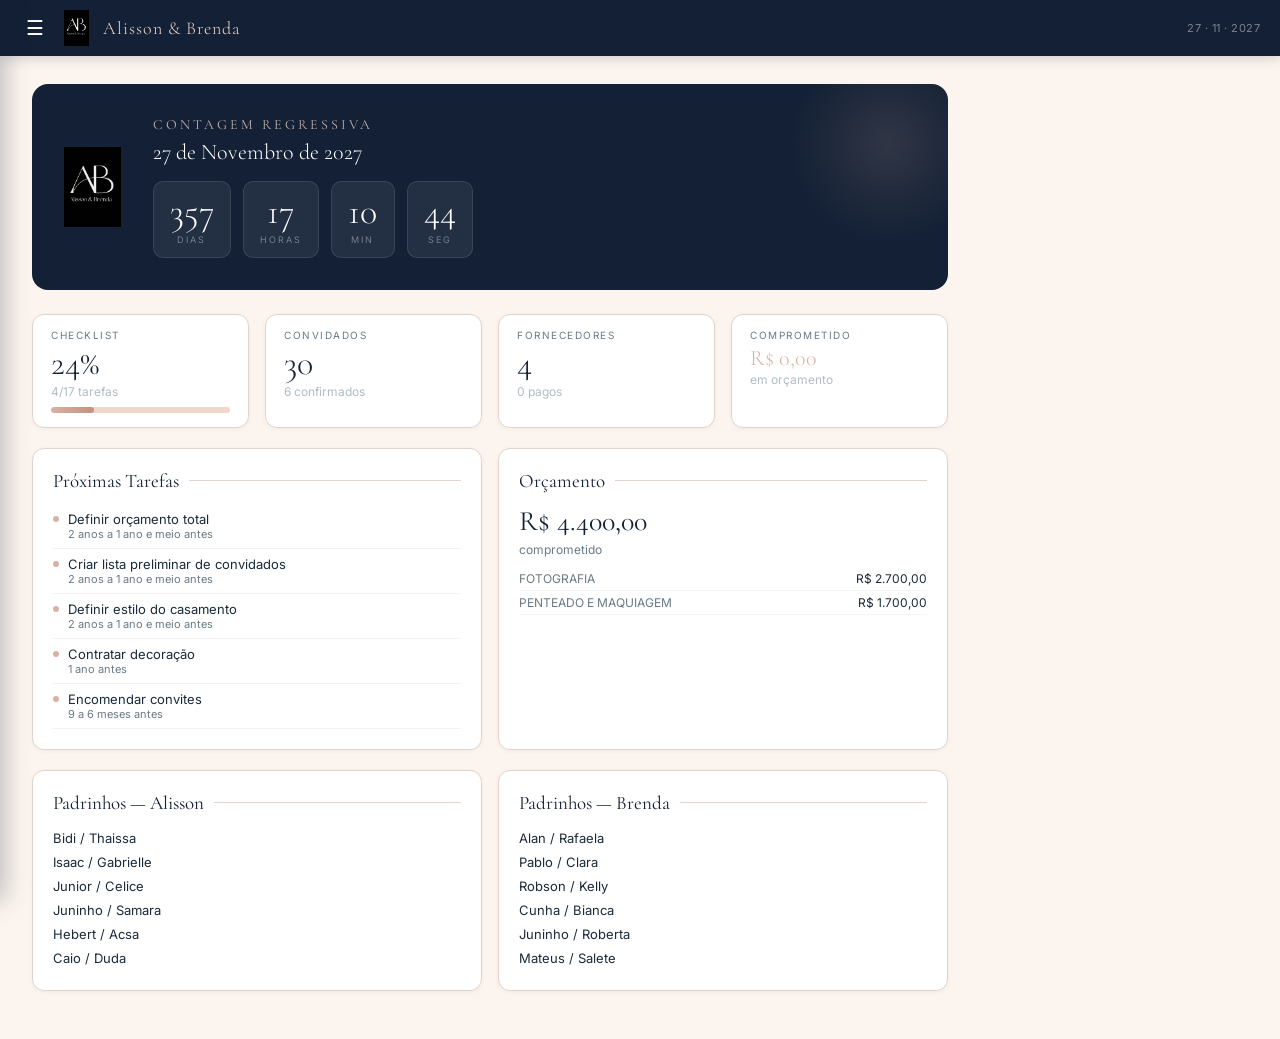
<file: alisson-brenda-wedding.html>
<!DOCTYPE html>
<html lang="pt-BR">
<head>
<meta charset="UTF-8">
<meta name="viewport" content="width=device-width, initial-scale=1.0">
<title>Alisson & Brenda ♡</title>
<link href="https://fonts.googleapis.com/css2?family=Cormorant+Garamond:ital,wght@0,300;0,400;0,500;0,600;1,300;1,400&family=Inter:wght@300;400;500;600&display=swap" rel="stylesheet">
<style>
:root {
  --navy:      #132035;
  --navy-deep: #16273C;
  --rose:      #D9B1A2;
  --blush:     #F0D7CB;
  --cream:     #FCF5EF;
  --cream-mid: #F5EBE2;
  --border:    #E2D4CC;
  --text:      #1a2a3a;
  --muted:     #6a7a86;
  --faint:     #b0bcc4;
  --green:     #3a7c58;
  --red:       #a03030;
  --yellow:    #8a6010;
  --font-s: 'Cormorant Garamond', serif;
  --font-b: 'Inter', sans-serif;
}
*{margin:0;padding:0;box-sizing:border-box}
body{background:var(--cream);color:var(--text);font-family:var(--font-b);min-height:100vh;overflow-x:hidden}

/* ── TOPBAR ── */
.topbar{
  height:56px;background:var(--navy);display:flex;align-items:center;
  padding:0 20px;gap:14px;position:sticky;top:0;z-index:200;
  box-shadow:0 2px 12px rgba(19,32,53,.18);
}
.topbar-menu{background:none;border:none;cursor:pointer;color:#fff;font-size:20px;line-height:1;padding:4px 6px;border-radius:6px;transition:background .15s}
.topbar-menu:hover{background:rgba(255,255,255,.1)}
.topbar-logo{height:36px;width:auto}
.topbar-title{font-family:var(--font-s);color:var(--blush);font-size:18px;font-weight:300;letter-spacing:1px;flex:1}
.topbar-date{font-size:11px;color:rgba(255,255,255,.45);letter-spacing:.5px}

/* ── SIDEBAR OVERLAY ── */
.sidebar-overlay{
  position:fixed;inset:0;background:rgba(19,32,53,.45);z-index:300;
  opacity:0;pointer-events:none;transition:opacity .25s;
}
.sidebar-overlay.open{opacity:1;pointer-events:all}

/* ── SIDEBAR ── */
.sidebar{
  position:fixed;left:0;top:0;width:260px;height:100vh;
  background:var(--navy);z-index:400;display:flex;flex-direction:column;
  transform:translateX(-100%);transition:transform .28s cubic-bezier(.4,0,.2,1);
  overflow-y:auto;box-shadow:4px 0 24px rgba(19,32,53,.28);
}
.sidebar.open{transform:translateX(0)}
.sb-head{
  padding:22px 20px 18px;border-bottom:1px solid rgba(255,255,255,.08);
  display:flex;align-items:center;justify-content:space-between;
}
.sb-close{background:none;border:none;color:rgba(255,255,255,.5);cursor:pointer;font-size:18px;padding:2px 6px;border-radius:4px;transition:all .15s}
.sb-close:hover{color:#fff;background:rgba(255,255,255,.08)}
.sb-logo{height:48px}
.nav{flex:1;padding:10px 0 20px}
.nav-label{font-size:9px;letter-spacing:3px;text-transform:uppercase;color:rgba(255,255,255,.28);padding:14px 22px 5px;font-weight:500}
.nav-item{
  display:flex;align-items:center;gap:11px;padding:10px 22px;
  cursor:pointer;border-left:2px solid transparent;
  font-size:13px;color:rgba(255,255,255,.55);transition:all .15s;
  white-space:nowrap;user-select:none;
}
.nav-item:hover{color:rgba(255,255,255,.9);background:rgba(255,255,255,.06)}
.nav-item.active{color:var(--blush);border-left-color:var(--rose);background:rgba(240,215,203,.1)}
.nav-icon{font-size:15px;min-width:19px;text-align:center}
.nav-badge{margin-left:auto;background:var(--rose);color:var(--navy);font-size:10px;font-weight:600;border-radius:10px;padding:1px 7px}

/* ── MAIN ── */
.main{min-height:calc(100vh - 56px)}
.page{display:none;padding:28px 32px;max-width:980px}
.page.active{display:block}
.ph{margin-bottom:28px;display:flex;align-items:flex-start;justify-content:space-between;flex-wrap:wrap;gap:12px}
.ph-title{font-family:var(--font-s);font-size:34px;font-weight:300;color:var(--navy);line-height:1.1}
.ph-sub{font-size:13px;color:var(--muted);margin-top:4px}

/* ── COUNTDOWN HERO ── */
.countdown-hero{
  background:var(--navy);border-radius:16px;padding:32px;
  display:flex;align-items:center;gap:32px;flex-wrap:wrap;
  margin-bottom:24px;position:relative;overflow:hidden;
}
.countdown-hero::before{
  content:'';position:absolute;right:-40px;top:-40px;
  width:200px;height:200px;border-radius:50%;
  background:radial-gradient(circle,rgba(217,177,162,.15) 0%,transparent 70%);
}
.ch-logo{height:80px;width:auto;flex-shrink:0;opacity:.95}
.ch-text{flex:1}
.ch-label{font-family:var(--font-s);font-size:14px;color:var(--blush);letter-spacing:3px;text-transform:uppercase;opacity:.8;margin-bottom:6px}
.ch-datestr{font-family:var(--font-s);font-size:22px;color:#fff;font-weight:300;margin-bottom:16px}
.cd-nums{display:flex;gap:12px;flex-wrap:wrap}
.cd-unit{text-align:center;background:rgba(255,255,255,.07);border:1px solid rgba(255,255,255,.1);border-radius:10px;padding:12px 16px;min-width:64px}
.cd-n{font-family:var(--font-s);font-size:36px;color:#fff;font-weight:300;line-height:1;display:block}
.cd-l{font-size:9px;letter-spacing:2px;text-transform:uppercase;color:rgba(255,255,255,.38);margin-top:4px;display:block}

/* ── GRID ── */
.g2{display:grid;grid-template-columns:1fr 1fr;gap:16px;margin-bottom:20px}
.g3{display:grid;grid-template-columns:1fr 1fr 1fr;gap:16px;margin-bottom:20px}
.g4{display:grid;grid-template-columns:repeat(4,1fr);gap:16px;margin-bottom:20px}

/* ── CARD ── */
.card{background:#fff;border:1px solid var(--border);border-radius:12px;padding:20px;box-shadow:0 1px 4px rgba(19,32,53,.05)}
.card-sm{padding:14px 18px}
.stat-lbl{font-size:10px;letter-spacing:1.5px;text-transform:uppercase;color:var(--muted);margin-bottom:6px}
.stat-val{font-family:var(--font-s);font-size:34px;font-weight:300;color:var(--navy);line-height:1}
.stat-sub{font-size:12px;color:var(--faint);margin-top:3px}
.stat-rose{color:var(--rose)}
.sec{font-family:var(--font-s);font-size:19px;font-weight:400;color:var(--navy);margin-bottom:12px;display:flex;align-items:center;gap:10px}
.sec-line{flex:1;height:1px;background:var(--border)}

/* ── PROGRESS ── */
.pbar{background:var(--blush);border-radius:100px;height:6px;overflow:hidden;margin-top:8px}
.pfill{height:100%;background:linear-gradient(90deg,var(--rose),#c49080);border-radius:100px;transition:width .6s ease}

/* ── BADGE ── */
.badge{display:inline-block;font-size:10px;font-weight:500;padding:3px 9px;border-radius:100px;letter-spacing:.3px}
.b-green{background:rgba(58,124,88,.1);color:var(--green)}
.b-red{background:rgba(160,48,48,.1);color:var(--red)}
.b-yellow{background:rgba(138,96,16,.1);color:var(--yellow)}
.b-gray{background:rgba(19,32,53,.07);color:var(--muted)}
.b-navy{background:rgba(19,32,53,.1);color:var(--navy)}

/* ── TABLE ── */
.tw{overflow-x:auto}
table{width:100%;border-collapse:collapse;font-size:13px}
th{text-align:left;padding:9px 12px;border-bottom:1px solid var(--border);font-size:9px;letter-spacing:1.5px;text-transform:uppercase;color:var(--muted);font-weight:500}
td{padding:10px 12px;border-bottom:1px solid rgba(19,32,53,.05);color:var(--text);vertical-align:middle}
tr:last-child td{border-bottom:none}
tr:hover td{background:var(--cream)}

/* ── BTN ── */
.btn{display:inline-flex;align-items:center;gap:6px;padding:8px 16px;border-radius:8px;border:none;cursor:pointer;font-family:var(--font-b);font-size:13px;font-weight:500;transition:all .15s;white-space:nowrap}
.btn-navy{background:var(--navy);color:#fff}
.btn-navy:hover{background:var(--navy-deep)}
.btn-rose{background:var(--rose);color:var(--navy)}
.btn-rose:hover{background:var(--blush)}
.btn-ghost{background:transparent;color:var(--muted);border:1px solid var(--border)}
.btn-ghost:hover{color:var(--navy);border-color:var(--rose)}
.btn-del{background:rgba(160,48,48,.08);color:var(--red);border:1px solid rgba(160,48,48,.15)}
.btn-del:hover{background:rgba(160,48,48,.15)}
.btn-sm{padding:5px 11px;font-size:11px}
.btn-edit{background:transparent;color:var(--rose);border:1px solid var(--border);cursor:pointer}
.btn-edit:hover{border-color:var(--rose);background:rgba(217,177,162,.08)}

/* ── FORMS ── */
.frow{display:flex;gap:12px;margin-bottom:12px;flex-wrap:wrap}
.fgrp{display:flex;flex-direction:column;gap:5px;flex:1;min-width:150px}
.flbl{font-size:10px;letter-spacing:1px;text-transform:uppercase;color:var(--muted)}
.fin,.fsel,.ftxt{background:var(--cream);border:1px solid var(--border);color:var(--text);padding:9px 11px;border-radius:8px;font-family:var(--font-b);font-size:13px;outline:none;transition:border-color .15s;width:100%}
.fin:focus,.fsel:focus,.ftxt:focus{border-color:var(--rose)}
.fsel option{background:#fff;color:var(--text)}
.ftxt{resize:vertical;min-height:70px}

/* ── CHECKLIST ── */
.ci{display:flex;align-items:flex-start;gap:11px;padding:11px 0;border-bottom:1px solid rgba(19,32,53,.05)}
.ci:last-child{border-bottom:none}
.ci input[type=checkbox]{appearance:none;width:17px;height:17px;min-width:17px;border:1.5px solid var(--border);border-radius:4px;cursor:pointer;background:transparent;transition:all .15s;margin-top:2px}
.ci input[type=checkbox]:checked{background:var(--navy);border-color:var(--navy)}
.ci input[type=checkbox]:checked::after{content:'✓';display:flex;align-items:center;justify-content:center;width:100%;height:100%;color:#fff;font-size:10px;font-weight:bold}
.ci-text{flex:1}
.ci-task{font-size:13px;color:var(--text)}
.ci-task.done{text-decoration:line-through;color:var(--faint)}
.ci-obs{font-size:11px;color:var(--rose);margin-top:2px}
.ci-acts{display:flex;gap:5px;flex-shrink:0}

/* ── GUEST ── */
.gi{display:flex;align-items:center;gap:11px;padding:9px 12px;border-radius:8px;transition:background .1s}
.gi:hover{background:var(--cream-mid)}
.gavatar{width:34px;height:34px;border-radius:50%;background:linear-gradient(135deg,var(--blush),var(--rose));display:flex;align-items:center;justify-content:center;font-family:var(--font-s);font-size:13px;color:var(--navy);font-weight:500;flex-shrink:0}

/* ── TIMELINE ── */
.tl{position:relative;padding-left:22px}
.tl::before{content:'';position:absolute;left:5px;top:0;bottom:0;width:1px;background:var(--blush)}
.tl-item{position:relative;padding-bottom:18px}
.tl-dot{position:absolute;left:-20px;top:3px;width:11px;height:11px;border-radius:50%;background:#fff;border:2px solid var(--border)}
.tl-dot.done{background:var(--rose);border-color:var(--rose)}
.tl-time{font-size:11px;color:var(--rose);font-weight:500;margin-bottom:2px;letter-spacing:.5px}

/* ── SEARCH ── */
.sbar{position:relative;margin-bottom:14px}
.sbar input{width:100%;padding:9px 14px 9px 34px;background:var(--cream);border:1px solid var(--border);border-radius:8px;color:var(--text);font-size:13px;font-family:var(--font-b);outline:none}
.sbar input:focus{border-color:var(--rose)}
.s-icon{position:absolute;left:11px;top:50%;transform:translateY(-50%);color:var(--faint);font-size:13px}

/* ── MODAL ── */
.mov{display:none;position:fixed;inset:0;background:rgba(19,32,53,.5);z-index:500;align-items:center;justify-content:center;padding:16px}
.mov.open{display:flex}
.modal{background:#fff;border:1px solid var(--border);border-radius:16px;padding:26px;width:100%;max-width:520px;max-height:90vh;overflow-y:auto;box-shadow:0 8px 40px rgba(19,32,53,.18)}
.modal-title{font-family:var(--font-s);font-size:24px;font-weight:300;color:var(--navy);margin-bottom:18px}
.modal-acts{display:flex;gap:10px;justify-content:flex-end;margin-top:18px}

/* ── TOAST ── */
.toast{position:fixed;bottom:24px;right:24px;background:var(--navy);border-radius:10px;padding:11px 16px;font-size:13px;color:#fff;z-index:9999;opacity:0;transform:translateY(8px);transition:all .3s;pointer-events:none;display:flex;align-items:center;gap:9px;box-shadow:0 4px 20px rgba(19,32,53,.25)}
.toast.show{opacity:1;transform:translateY(0)}

/* ── GIFT / COMPRAS ── */
.gift-item{display:flex;align-items:center;gap:12px;padding:11px 0;border-bottom:1px solid rgba(19,32,53,.05)}
.gift-item:last-child{border-bottom:none}
.gift-check{width:18px;height:18px;min-width:18px;appearance:none;border:1.5px solid var(--border);border-radius:50%;cursor:pointer;transition:all .15s}
.gift-check:checked{background:var(--green);border-color:var(--green)}
.gift-info{flex:1}
.gift-name{font-size:13px;color:var(--text);font-weight:400}
.gift-name.received{text-decoration:line-through;color:var(--faint)}
.gift-meta{font-size:11px;color:var(--muted);margin-top:2px;display:flex;gap:10px;flex-wrap:wrap}

/* ── SCROLLBAR ── */
::-webkit-scrollbar{width:4px;height:4px}
::-webkit-scrollbar-track{background:transparent}
::-webkit-scrollbar-thumb{background:var(--blush);border-radius:4px}

/* ── ORC BUDGET BAR ── */
.orc-bar{display:flex;height:10px;border-radius:100px;overflow:hidden;margin:10px 0}
.orc-seg{height:100%;transition:width .5s ease}

@media(max-width:640px){
  .g2,.g3,.g4{grid-template-columns:1fr}
  .page{padding:16px}
  .countdown-hero{padding:20px;gap:16px}
  .ch-logo{height:60px}
  .cd-n{font-size:28px}
}
</style>
</head>
<body>

<!-- TOPBAR -->
<div class="topbar">
  <button class="topbar-menu" onclick="toggleSidebar()" aria-label="Menu">&#9776;</button>
  <img src="[data-uri]" class="topbar-logo" alt="AB">
  <span class="topbar-title">Alisson & Brenda</span>
  <span class="topbar-date">27 · 11 · 2027</span>
</div>

<!-- SIDEBAR OVERLAY -->
<div class="sidebar-overlay" id="sb-overlay" onclick="closeSidebar()"></div>

<!-- SIDEBAR -->
<nav class="sidebar" id="sidebar">
  <div class="sb-head">
    <img src="[data-uri]" class="sb-logo" alt="AB">
    <button class="sb-close" onclick="closeSidebar()">✕</button>
  </div>
  <div class="nav">
    <div class="nav-label">Início</div>
    <div class="nav-item active" onclick="goTo('dashboard')"><span class="nav-icon">💍</span><span>Painel</span></div>

    <div class="nav-label">Planejamento</div>
    <div class="nav-item" onclick="goTo('checklist')"><span class="nav-icon">✅</span><span>Checklist</span><span class="nav-badge" id="nb-check">0</span></div>
    <div class="nav-item" onclick="goTo('convidados')"><span class="nav-icon">👥</span><span>Convidados</span><span class="nav-badge" id="nb-guests">0</span></div>
    <div class="nav-item" onclick="goTo('padrinhos')"><span class="nav-icon">🎩</span><span>Padrinhos</span></div>
    <div class="nav-item" onclick="goTo('criancas')"><span class="nav-icon">🌸</span><span>Pajens & Daminhas</span></div>
    <div class="nav-item" onclick="goTo('eventos')"><span class="nav-icon">🎉</span><span>Eventos</span></div>

    <div class="nav-label">Financeiro</div>
    <div class="nav-item" onclick="goTo('orcamento')"><span class="nav-icon">💰</span><span>Orçamento Geral</span></div>
    <div class="nav-item" onclick="goTo('fornecedores')"><span class="nav-icon">📦</span><span>Fornecedores</span></div>
    <div class="nav-item" onclick="goTo('compras')"><span class="nav-icon">🛍️</span><span>Lista de Compras</span></div>

    <div class="nav-label">Celebração</div>
    <div class="nav-item" onclick="goTo('chapanela')"><span class="nav-icon">🍳</span><span>Chá de Panela</span></div>
    <div class="nav-item" onclick="goTo('presentes')"><span class="nav-icon">🎁</span><span>Presentes</span></div>
    <div class="nav-item" onclick="goTo('cronograma')"><span class="nav-icon">🕒</span><span>Cronograma do Dia</span></div>
    <div class="nav-item" onclick="goTo('luademel')"><span class="nav-icon">🌴</span><span>Lua de Mel</span></div>
  </div>
</nav>

<!-- ════════════════════════════════════════ PAGES ════════════════════════════════════════ -->
<div class="main">

<!-- ── DASHBOARD ── -->
<div id="page-dashboard" class="page active">
  <div class="countdown-hero">
    <img src="[data-uri]" class="ch-logo" alt="AB">
    <div class="ch-text">
      <div class="ch-label">Contagem Regressiva</div>
      <div class="ch-datestr">27 de Novembro de 2027</div>
      <div class="cd-nums">
        <div class="cd-unit"><span class="cd-n" id="cd-dias">—</span><span class="cd-l">dias</span></div>
        <div class="cd-unit"><span class="cd-n" id="cd-horas">—</span><span class="cd-l">horas</span></div>
        <div class="cd-unit"><span class="cd-n" id="cd-min">—</span><span class="cd-l">min</span></div>
        <div class="cd-unit"><span class="cd-n" id="cd-seg">—</span><span class="cd-l">seg</span></div>
      </div>
    </div>
  </div>

  <div class="g4" id="dash-stats"></div>

  <div class="g2">
    <div class="card">
      <div class="sec">Próximas Tarefas <div class="sec-line"></div></div>
      <div id="dash-tasks"></div>
    </div>
    <div class="card">
      <div class="sec">Orçamento <div class="sec-line"></div></div>
      <div id="dash-orc"></div>
    </div>
  </div>

  <div class="g2">
    <div class="card">
      <div class="sec">Padrinhos — Alisson <div class="sec-line"></div></div>
      <div id="dash-pa"></div>
    </div>
    <div class="card">
      <div class="sec">Padrinhos — Brenda <div class="sec-line"></div></div>
      <div id="dash-pb"></div>
    </div>
  </div>
</div>

<!-- ── CHECKLIST ── -->
<div id="page-checklist" class="page">
  <div class="ph">
    <div><div class="ph-title">Checklist</div><div class="ph-sub" id="ck-sub">—</div></div>
    <button class="btn btn-navy" onclick="openM('m-task',null)">+ Nova Tarefa</button>
  </div>
  <div class="card" style="margin-bottom:16px">
    <div style="display:flex;justify-content:space-between;font-size:12px;color:var(--muted);margin-bottom:6px">
      <span>Progresso</span><span id="ck-pct" style="color:var(--rose);font-weight:500">0%</span>
    </div>
    <div class="pbar"><div class="pfill" id="ck-bar" style="width:0%"></div></div>
  </div>
  <div id="ck-groups"></div>
</div>

<!-- ── CONVIDADOS ── -->
<div id="page-convidados" class="page">
  <div class="ph">
    <div><div class="ph-title">Convidados</div><div class="ph-sub" id="gst-sub">—</div></div>
    <button class="btn btn-navy" onclick="openM('m-guest',null)">+ Adicionar</button>
  </div>
  <div class="g3" id="gst-stats"></div>
  <div class="card">
    <div class="sbar"><span class="s-icon">🔍</span><input placeholder="Buscar…" oninput="renderGuests(this.value)"></div>
    <div id="gst-list"></div>
  </div>
</div>

<!-- ── PADRINHOS ── -->
<div id="page-padrinhos" class="page">
  <div class="ph">
    <div class="ph-title">Padrinhos & Madrinhas</div>
    <button class="btn btn-navy" onclick="openM('m-pad',null)">+ Adicionar</button>
  </div>
  <div class="g2">
    <div class="card"><div class="sec">🤵 Lado Alisson <div class="sec-line"></div></div><div id="pad-a"></div></div>
    <div class="card"><div class="sec">👰 Lado Brenda <div class="sec-line"></div></div><div id="pad-b"></div></div>
  </div>
</div>

<!-- ── PAJENS ── -->
<div id="page-criancas" class="page">
  <div class="ph">
    <div class="ph-title">Pajens & Daminhas</div>
    <button class="btn btn-navy" onclick="openM('m-cri',null)">+ Adicionar</button>
  </div>
  <div class="card"><div id="cri-list"></div></div>
</div>

<!-- ── EVENTOS ── -->
<div id="page-eventos" class="page">
  <div class="ph">
    <div class="ph-title">Eventos Adicionais</div>
    <button class="btn btn-navy" onclick="openM('m-ev',null)">+ Evento</button>
  </div>
  <div class="card"><div class="tw"><table>
    <thead><tr><th>Evento</th><th>Data</th><th>Local</th><th>Responsável</th><th>Obs</th><th></th></tr></thead>
    <tbody id="ev-tbl"></tbody>
  </table></div></div>
</div>

<!-- ── ORÇAMENTO GERAL ── -->
<div id="page-orcamento" class="page">
  <div class="ph">
    <div><div class="ph-title">Orçamento Geral</div><div class="ph-sub">Gestão financeira completa do casamento</div></div>
    <button class="btn btn-navy" onclick="openM('m-orc',null)">+ Lançamento</button>
  </div>

  <!-- Orçamento Total configurável -->
  <div class="card" style="margin-bottom:20px;background:var(--navy);border-color:var(--navy)">
    <div style="display:flex;align-items:center;justify-content:space-between;flex-wrap:wrap;gap:12px">
      <div>
        <div style="font-size:10px;letter-spacing:2px;text-transform:uppercase;color:rgba(255,255,255,.45);margin-bottom:6px">Orçamento Total Definido</div>
        <div id="orc-total-display" style="font-family:var(--font-s);font-size:40px;color:#fff;font-weight:300;line-height:1">R$ —</div>
      </div>
      <div style="text-align:right">
        <div style="font-size:11px;color:rgba(255,255,255,.45);margin-bottom:4px">Comprometido</div>
        <div id="orc-used-display" style="font-family:var(--font-s);font-size:28px;color:var(--blush);font-weight:300">R$ 0</div>
        <div id="orc-pct-display" style="font-size:12px;color:rgba(255,255,255,.4);margin-top:4px">0% do total</div>
      </div>
      <button class="btn btn-sm" style="background:rgba(255,255,255,.12);color:#fff;border:1px solid rgba(255,255,255,.18)" onclick="openM('m-orcbud',null)">✎ Definir orçamento</button>
    </div>
    <div style="background:rgba(255,255,255,.1);border-radius:100px;height:6px;overflow:hidden;margin-top:16px">
      <div id="orc-used-bar" style="height:100%;background:linear-gradient(90deg,var(--rose),var(--blush));border-radius:100px;transition:width .6s ease;width:0%"></div>
    </div>
  </div>

  <div class="g3" id="orc-stats"></div>
  <div class="g2">
    <div class="card">
      <div class="sec">Por Categoria <div class="sec-line"></div></div>
      <div id="orc-cats"></div>
    </div>
    <div class="card">
      <div class="sec">Lançamentos <div class="sec-line"></div></div>
      <div class="tw"><table>
        <thead><tr><th>Cat.</th><th>Desc.</th><th>Estimado</th><th>Real</th><th>Pago</th><th></th></tr></thead>
        <tbody id="orc-tbl"></tbody>
      </table></div>
    </div>
  </div>
</div>

<!-- ── FORNECEDORES ── -->
<div id="page-fornecedores" class="page">
  <div class="ph">
    <div class="ph-title">Fornecedores</div>
    <button class="btn btn-navy" onclick="openM('m-forn',null)">+ Fornecedor</button>
  </div>
  <div class="card"><div class="tw"><table>
    <thead><tr><th>Serviço</th><th>Fornecedor</th><th>Contato</th><th>Valor</th><th>Parcelas</th><th>Status</th><th></th></tr></thead>
    <tbody id="forn-tbl"></tbody>
  </table></div></div>
</div>

<!-- ── LISTA DE COMPRAS ── -->
<div id="page-compras" class="page">
  <div class="ph">
    <div><div class="ph-title">Lista de Compras</div><div class="ph-sub" id="cmp-sub">—</div></div>
    <button class="btn btn-navy" onclick="openM('m-cmp',null)">+ Item</button>
  </div>
  <div class="g3" id="cmp-stats"></div>
  <div class="card">
    <div class="sbar"><span class="s-icon">🔍</span><input placeholder="Buscar item…" oninput="renderCompras(this.value)"></div>
    <div id="cmp-list"></div>
  </div>
</div>

<!-- ── CHÁ DE PANELA ── -->
<div id="page-chapanela" class="page">
  <div class="ph">
    <div><div class="ph-title">🍳 Chá de Panela</div><div class="ph-sub">Detalhes e convidados do evento</div></div>
    <button class="btn btn-navy" onclick="openM('m-cha',null)">+ Convidado</button>
  </div>
  <div class="g2" style="margin-bottom:20px">
    <div class="card">
      <div class="sec">Informações do Evento <div class="sec-line"></div></div>
      <div id="cha-info"></div>
      <button class="btn btn-ghost btn-sm" style="margin-top:14px" onclick="openM('m-cha-ev',null)">✎ Editar evento</button>
    </div>
    <div class="card">
      <div class="sec">Resumo <div class="sec-line"></div></div>
      <div id="cha-stats"></div>
    </div>
  </div>
  <div class="card">
    <div class="sec">Convidados <div class="sec-line"></div></div>
    <div id="cha-list"></div>
  </div>
</div>

<!-- ── PRESENTES ── -->
<div id="page-presentes" class="page">
  <div class="ph">
    <div><div class="ph-title">🎁 Presentes</div><div class="ph-sub" id="pres-sub">—</div></div>
    <button class="btn btn-navy" onclick="openM('m-pres',null)">+ Presente</button>
  </div>
  <div class="g3" id="pres-stats"></div>
  <div class="card">
    <div class="sbar"><span class="s-icon">🔍</span><input placeholder="Buscar…" oninput="renderPresentes(this.value)"></div>
    <div id="pres-list"></div>
  </div>
</div>

<!-- ── CRONOGRAMA ── -->
<div id="page-cronograma" class="page">
  <div class="ph">
    <div><div class="ph-title">🕒 Cronograma do Dia</div><div class="ph-sub">27 de novembro de 2027</div></div>
    <button class="btn btn-navy" onclick="openM('m-cron',null)">+ Atividade</button>
  </div>
  <div class="card"><div class="tl" id="cron-list"></div></div>
</div>

<!-- ── LUA DE MEL ── -->
<div id="page-luademel" class="page">
  <div class="ph">
    <div class="ph-title">🌴 Lua de Mel</div>
    <button class="btn btn-navy" onclick="openM('m-lm',null)">✎ Editar</button>
  </div>
  <div class="g2">
    <div class="card">
      <div id="lm-dest-display" style="font-family:var(--font-s);font-size:32px;color:var(--navy);margin-bottom:8px">—</div>
      <div id="lm-badge"></div>
    </div>
    <div class="card"><div id="lm-det"></div></div>
  </div>
</div>

</div><!-- end .main -->

<!-- ════════════════════════ MODAIS ════════════════════════ -->

<!-- TAREFA -->
<div class="mov" id="m-task"><div class="modal">
  <div class="modal-title" id="m-task-title">Nova Tarefa</div>
  <div class="frow"><div class="fgrp" style="flex:2"><label class="flbl">Tarefa</label><input class="fin" id="t-task" placeholder="Descreva…"></div></div>
  <div class="frow">
    <div class="fgrp"><label class="flbl">Período</label><input class="fin" id="t-period" placeholder="Ex: 1 ano antes"></div>
    <div class="fgrp"><label class="flbl">Status</label><select class="fsel" id="t-status"><option value="Pendente">Pendente</option><option value="Concluido">Concluído</option></select></div>
  </div>
  <div class="frow"><div class="fgrp"><label class="flbl">Observação</label><input class="fin" id="t-obs" placeholder="…"></div></div>
  <div class="modal-acts"><button class="btn btn-ghost" onclick="closeM('m-task')">Cancelar</button><button class="btn btn-navy" id="t-save" onclick="">Salvar</button></div>
</div></div>

<!-- CONVIDADO -->
<div class="mov" id="m-guest"><div class="modal">
  <div class="modal-title" id="m-guest-title">Adicionar Convidado</div>
  <div class="frow"><div class="fgrp"><label class="flbl">Nome</label><input class="fin" id="g-name"></div></div>
  <div class="frow">
    <div class="fgrp"><label class="flbl">Confirmado</label><select class="fsel" id="g-conf"><option value="">—</option><option value="Sim">Sim</option><option value="Não">Não</option></select></div>
    <div class="fgrp"><label class="flbl">Mesa / Grupo</label><input class="fin" id="g-mesa"></div>
  </div>
  <div class="frow"><div class="fgrp"><label class="flbl">Observações</label><input class="fin" id="g-obs"></div></div>
  <div class="modal-acts"><button class="btn btn-ghost" onclick="closeM('m-guest')">Cancelar</button><button class="btn btn-navy" id="g-save" onclick="">Salvar</button></div>
</div></div>

<!-- PADRINHO -->
<div class="mov" id="m-pad"><div class="modal">
  <div class="modal-title" id="m-pad-title">Adicionar Par</div>
  <div class="frow">
    <div class="fgrp"><label class="flbl">Padrinho</label><input class="fin" id="p-pad"></div>
    <div class="fgrp"><label class="flbl">Madrinha</label><input class="fin" id="p-mad"></div>
  </div>
  <div class="frow">
    <div class="fgrp"><label class="flbl">Lado</label><select class="fsel" id="p-lado"><option value="ALISSON">Alisson</option><option value="BRENDA">Brenda</option></select></div>
    <div class="fgrp"><label class="flbl">Confirmado</label><select class="fsel" id="p-conf"><option value="">—</option><option value="Sim">Sim</option><option value="Não">Não</option></select></div>
  </div>
  <div class="frow"><div class="fgrp"><label class="flbl">Função especial</label><input class="fin" id="p-func"></div></div>
  <div class="modal-acts"><button class="btn btn-ghost" onclick="closeM('m-pad')">Cancelar</button><button class="btn btn-navy" id="p-save" onclick="">Salvar</button></div>
</div></div>

<!-- CRIANÇA -->
<div class="mov" id="m-cri"><div class="modal">
  <div class="modal-title" id="m-cri-title">Pajem / Daminha</div>
  <div class="frow"><div class="fgrp"><label class="flbl">Nome</label><input class="fin" id="c-name"></div></div>
  <div class="frow">
    <div class="fgrp"><label class="flbl">Função</label><input class="fin" id="c-func" placeholder="Aliança, Flores…"></div>
    <div class="fgrp"><label class="flbl">Traje</label><input class="fin" id="c-traje"></div>
  </div>
  <div class="frow"><div class="fgrp"><label class="flbl">Confirmado</label><select class="fsel" id="c-conf"><option value="">—</option><option value="Sim">Sim</option><option value="Não">Não</option></select></div></div>
  <div class="modal-acts"><button class="btn btn-ghost" onclick="closeM('m-cri')">Cancelar</button><button class="btn btn-navy" id="c-save" onclick="">Salvar</button></div>
</div></div>

<!-- EVENTO -->
<div class="mov" id="m-ev"><div class="modal">
  <div class="modal-title" id="m-ev-title">Evento</div>
  <div class="frow"><div class="fgrp"><label class="flbl">Evento</label><input class="fin" id="ev-nome"></div></div>
  <div class="frow">
    <div class="fgrp"><label class="flbl">Data</label><input class="fin" type="date" id="ev-data"></div>
    <div class="fgrp"><label class="flbl">Local</label><input class="fin" id="ev-local"></div>
  </div>
  <div class="frow">
    <div class="fgrp"><label class="flbl">Responsável</label><input class="fin" id="ev-resp"></div>
    <div class="fgrp"><label class="flbl">Obs</label><input class="fin" id="ev-obs"></div>
  </div>
  <div class="modal-acts"><button class="btn btn-ghost" onclick="closeM('m-ev')">Cancelar</button><button class="btn btn-navy" id="ev-save" onclick="">Salvar</button></div>
</div></div>

<!-- ORÇAMENTO ITEM -->
<div class="mov" id="m-orc"><div class="modal">
  <div class="modal-title" id="m-orc-title">Lançamento</div>
  <div class="frow">
    <div class="fgrp"><label class="flbl">Categoria</label><select class="fsel" id="o-cat">
      <option>Cerimônia</option><option>Recepção</option><option>Vestuário</option>
      <option>Fotografia</option><option>Música</option><option>Decoração</option>
      <option>Buffet/Doces</option><option>Transporte</option><option>Convites</option>
      <option>Alianças</option><option>Lua de Mel</option><option>Outros</option>
    </select></div>
    <div class="fgrp"><label class="flbl">Pago?</label><select class="fsel" id="o-pago"><option value="">Não</option><option value="Sim">Sim</option></select></div>
  </div>
  <div class="frow"><div class="fgrp"><label class="flbl">Descrição</label><input class="fin" id="o-desc"></div></div>
  <div class="frow">
    <div class="fgrp"><label class="flbl">Estimado (R$)</label><input class="fin" type="number" id="o-est"></div>
    <div class="fgrp"><label class="flbl">Real (R$)</label><input class="fin" type="number" id="o-real"></div>
  </div>
  <div class="modal-acts"><button class="btn btn-ghost" onclick="closeM('m-orc')">Cancelar</button><button class="btn btn-navy" id="o-save" onclick="">Salvar</button></div>
</div></div>

<!-- ORÇAMENTO TOTAL -->
<div class="mov" id="m-orcbud"><div class="modal">
  <div class="modal-title">Definir Orçamento Total</div>
  <div class="frow"><div class="fgrp"><label class="flbl">Orçamento Total do Casamento (R$)</label><input class="fin" type="number" id="ob-val" placeholder="Ex: 50000"></div></div>
  <div style="font-size:12px;color:var(--muted);margin-top:-4px">Este valor será usado como referência para o % comprometido.</div>
  <div class="modal-acts"><button class="btn btn-ghost" onclick="closeM('m-orcbud')">Cancelar</button><button class="btn btn-navy" onclick="saveOrcBudget()">Salvar</button></div>
</div></div>

<!-- FORNECEDOR -->
<div class="mov" id="m-forn"><div class="modal">
  <div class="modal-title" id="m-forn-title">Fornecedor</div>
  <div class="frow">
    <div class="fgrp"><label class="flbl">Serviço</label><input class="fin" id="f-serv"></div>
    <div class="fgrp"><label class="flbl">Fornecedor</label><input class="fin" id="f-nome"></div>
  </div>
  <div class="frow">
    <div class="fgrp"><label class="flbl">Contato</label><input class="fin" id="f-cont"></div>
    <div class="fgrp"><label class="flbl">Valor (R$)</label><input class="fin" type="number" id="f-val"></div>
  </div>
  <div class="frow">
    <div class="fgrp"><label class="flbl">Parcelas (nº ou desc.)</label><input class="fin" id="f-parc" placeholder="Ex: 3 ou 3x de R$900"></div>
    <div class="fgrp"><label class="flbl">Pago?</label><select class="fsel" id="f-pago"><option value="">Não</option><option value="Sim">Sim</option></select></div>
  </div>
  <div class="modal-acts"><button class="btn btn-ghost" onclick="closeM('m-forn')">Cancelar</button><button class="btn btn-navy" id="f-save" onclick="">Salvar</button></div>
</div></div>

<!-- COMPRA -->
<div class="mov" id="m-cmp"><div class="modal">
  <div class="modal-title" id="m-cmp-title">Item de Compra</div>
  <div class="frow"><div class="fgrp"><label class="flbl">Item</label><input class="fin" id="cmp-nome"></div></div>
  <div class="frow">
    <div class="fgrp"><label class="flbl">Categoria</label><input class="fin" id="cmp-cat" placeholder="Ex: Decoração, Vestuário…"></div>
    <div class="fgrp"><label class="flbl">Valor Est. (R$)</label><input class="fin" type="number" id="cmp-val"></div>
  </div>
  <div class="frow"><div class="fgrp"><label class="flbl">Link</label><input class="fin" type="url" id="cmp-link" placeholder="https://…"></div></div>
  <div class="frow"><div class="fgrp"><label class="flbl">Observação</label><input class="fin" id="cmp-obs"></div></div>
  <div class="modal-acts"><button class="btn btn-ghost" onclick="closeM('m-cmp')">Cancelar</button><button class="btn btn-navy" id="cmp-save" onclick="">Salvar</button></div>
</div></div>

<!-- CHÁ EVENTO INFO -->
<div class="mov" id="m-cha-ev"><div class="modal">
  <div class="modal-title">Detalhes do Chá de Panela</div>
  <div class="frow"><div class="fgrp"><label class="flbl">Data</label><input class="fin" type="date" id="cha-ev-data"></div></div>
  <div class="frow"><div class="fgrp"><label class="flbl">Local</label><input class="fin" id="cha-ev-local"></div></div>
  <div class="frow"><div class="fgrp"><label class="flbl">Horário</label><input class="fin" id="cha-ev-hora" placeholder="Ex: 15:00"></div></div>
  <div class="frow"><div class="fgrp"><label class="flbl">Responsável/Organizador</label><input class="fin" id="cha-ev-resp"></div></div>
  <div class="frow"><div class="fgrp"><label class="flbl">Observações</label><textarea class="ftxt" id="cha-ev-obs"></textarea></div></div>
  <div class="modal-acts"><button class="btn btn-ghost" onclick="closeM('m-cha-ev')">Cancelar</button><button class="btn btn-navy" onclick="saveChaEvento()">Salvar</button></div>
</div></div>

<!-- CHÁ CONVIDADO -->
<div class="mov" id="m-cha"><div class="modal">
  <div class="modal-title" id="m-cha-title">Convidado do Chá</div>
  <div class="frow"><div class="fgrp"><label class="flbl">Nome</label><input class="fin" id="cha-nome"></div></div>
  <div class="frow">
    <div class="fgrp"><label class="flbl">Confirmado</label><select class="fsel" id="cha-conf"><option value="">—</option><option value="Sim">Sim</option><option value="Não">Não</option></select></div>
    <div class="fgrp"><label class="flbl">Obs</label><input class="fin" id="cha-obs"></div>
  </div>
  <div class="modal-acts"><button class="btn btn-ghost" onclick="closeM('m-cha')">Cancelar</button><button class="btn btn-navy" id="cha-save" onclick="">Salvar</button></div>
</div></div>

<!-- PRESENTE -->
<div class="mov" id="m-pres"><div class="modal">
  <div class="modal-title" id="m-pres-title">Presente</div>
  <div class="frow"><div class="fgrp"><label class="flbl">Item / Presente</label><input class="fin" id="pr-nome"></div></div>
  <div class="frow">
    <div class="fgrp"><label class="flbl">De quem</label><input class="fin" id="pr-quem" placeholder="Nome do presenteador"></div>
    <div class="fgrp"><label class="flbl">Valor Aprox. (R$)</label><input class="fin" type="number" id="pr-val"></div>
  </div>
  <div class="frow"><div class="fgrp"><label class="flbl">Link / Referência</label><input class="fin" type="url" id="pr-link" placeholder="https://…"></div></div>
  <div class="frow">
    <div class="fgrp"><label class="flbl">Status</label><select class="fsel" id="pr-status"><option value="Na lista">Na lista</option><option value="Recebido">Recebido</option><option value="Agradecido">Agradecido</option></select></div>
    <div class="fgrp"><label class="flbl">Obs</label><input class="fin" id="pr-obs"></div>
  </div>
  <div class="modal-acts"><button class="btn btn-ghost" onclick="closeM('m-pres')">Cancelar</button><button class="btn btn-navy" id="pr-save" onclick="">Salvar</button></div>
</div></div>

<!-- CRONOGRAMA -->
<div class="mov" id="m-cron"><div class="modal">
  <div class="modal-title" id="m-cron-title">Atividade do Dia</div>
  <div class="frow">
    <div class="fgrp"><label class="flbl">Horário</label><input class="fin" id="cron-h" placeholder="14:00"></div>
    <div class="fgrp"><label class="flbl">Responsável</label><input class="fin" id="cron-r"></div>
  </div>
  <div class="frow"><div class="fgrp"><label class="flbl">Atividade</label><input class="fin" id="cron-a"></div></div>
  <div class="modal-acts"><button class="btn btn-ghost" onclick="closeM('m-cron')">Cancelar</button><button class="btn btn-navy" id="cron-save" onclick="">Salvar</button></div>
</div></div>

<!-- LUA DE MEL -->
<div class="mov" id="m-lm"><div class="modal">
  <div class="modal-title">Lua de Mel</div>
  <div class="frow"><div class="fgrp"><label class="flbl">Destino</label><input class="fin" id="lm-dest"></div></div>
  <div class="frow">
    <div class="fgrp"><label class="flbl">Ida</label><input class="fin" type="date" id="lm-ida"></div>
    <div class="fgrp"><label class="flbl">Volta</label><input class="fin" type="date" id="lm-volta"></div>
  </div>
  <div class="frow">
    <div class="fgrp"><label class="flbl">Orçamento (R$)</label><input class="fin" type="number" id="lm-orc"></div>
    <div class="fgrp"><label class="flbl">Reservado?</label><select class="fsel" id="lm-res"><option value="">Não</option><option value="Sim">Sim</option></select></div>
  </div>
  <div class="frow"><div class="fgrp"><label class="flbl">Observações</label><textarea class="ftxt" id="lm-obs"></textarea></div></div>
  <div class="modal-acts"><button class="btn btn-ghost" onclick="closeM('m-lm')">Cancelar</button><button class="btn btn-navy" onclick="saveLuaDeMel()">Salvar</button></div>
</div></div>

<div class="toast" id="toast"></div>

<script>
// ══════════════════════════════════════════
// CONFIG
// ══════════════════════════════════════════
const WD = new Date('2027-11-27T10:00:00');

// ══════════════════════════════════════════
// STORAGE
// ══════════════════════════════════════════
const DEF = {
  tasks:[
    {id:1,period:'2 anos a 1 ano e meio antes',task:'Definir orçamento total',status:'Pendente',obs:''},
    {id:2,period:'2 anos a 1 ano e meio antes',task:'Criar lista preliminar de convidados',status:'Pendente',obs:''},
    {id:3,period:'2 anos a 1 ano e meio antes',task:'Escolher data e reservar local da cerimônia',status:'Concluido',obs:'27/11/2027'},
    {id:4,period:'2 anos a 1 ano e meio antes',task:'Definir estilo do casamento',status:'Pendente',obs:''},
    {id:5,period:'1 ano antes',task:'Contratar fotógrafo e filmagem',status:'Concluido',obs:'filmagem ainda não'},
    {id:6,period:'1 ano antes',task:'Contratar decoração',status:'Pendente',obs:''},
    {id:7,period:'1 ano antes',task:'Escolher celebrante',status:'Concluido',obs:''},
    {id:8,period:'1 ano antes',task:'Definir padrinhos e madrinhas',status:'Concluido',obs:''},
    {id:9,period:'9 a 6 meses antes',task:'Encomendar convites',status:'Pendente',obs:''},
    {id:10,period:'9 a 6 meses antes',task:'Marcar data no cartório',status:'Pendente',obs:''},
    {id:11,period:'5 a 3 meses antes',task:'Enviar convites',status:'Pendente',obs:''},
    {id:12,period:'5 a 3 meses antes',task:'Montar lista de presentes',status:'Pendente',obs:''},
    {id:13,period:'2 meses antes',task:'Planejar distribuição dos convidados',status:'Pendente',obs:''},
    {id:14,period:'2 meses antes',task:'Provar roupas dos noivos',status:'Pendente',obs:''},
    {id:15,period:'1 mês antes',task:'Escrever votos',status:'Pendente',obs:''},
    {id:16,period:'1 mês antes',task:'Última reunião com cerimonial',status:'Pendente',obs:''},
    {id:17,period:'1 semana antes',task:'Confirmar todos os fornecedores',status:'Pendente',obs:''},
  ],
  guests:[
    {id:1,name:'IGREJA',confirmed:'Sim',mesa:'',obs:''},{id:2,name:'DREKA',confirmed:'Sim',mesa:'',obs:''},{id:3,name:'JOABE / VAL',confirmed:'Sim',mesa:'',obs:''},{id:4,name:'FABIANA',confirmed:'Sim',mesa:'',obs:''},{id:5,name:'ANNE',confirmed:'Sim',mesa:'',obs:''},{id:6,name:'SIMONE',confirmed:'Sim',mesa:'',obs:''},
    {id:7,name:'PRÓ DANI',confirmed:'',mesa:'',obs:''},{id:8,name:'PRÓ ROSE',confirmed:'',mesa:'',obs:''},{id:9,name:'PRÓ JULIANE',confirmed:'',mesa:'',obs:''},{id:10,name:'PRÓ LEDA',confirmed:'',mesa:'',obs:''},{id:11,name:'PRÓ CRIS',confirmed:'',mesa:'',obs:''},{id:12,name:'PRÓ JANAÍNA',confirmed:'',mesa:'',obs:''},
    {id:13,name:'IASMIN',confirmed:'',mesa:'',obs:''},{id:14,name:'MICHELE',confirmed:'',mesa:'',obs:''},{id:15,name:'LENE',confirmed:'',mesa:'',obs:''},{id:16,name:'LAÍS ALMEIDA',confirmed:'',mesa:'',obs:''},{id:17,name:'FELIPE E CIANE',confirmed:'',mesa:'',obs:''},{id:18,name:'CARMEM',confirmed:'',mesa:'',obs:''},
    {id:19,name:'PASTOR BUENO',confirmed:'',mesa:'',obs:''},{id:20,name:'EUGÊNIO',confirmed:'',mesa:'',obs:''},{id:21,name:'PRÓ ZULEIDE',confirmed:'',mesa:'',obs:''},{id:22,name:'LAÍS COELHO',confirmed:'',mesa:'',obs:''},{id:23,name:'ANDREA',confirmed:'',mesa:'',obs:''},{id:24,name:'ANDRÉIA',confirmed:'',mesa:'',obs:''},
    {id:25,name:'PRÓ MARY',confirmed:'',mesa:'',obs:''},{id:26,name:'ELAINE',confirmed:'',mesa:'',obs:''},{id:27,name:'SUELI',confirmed:'',mesa:'',obs:''},{id:28,name:'ÍRIS',confirmed:'',mesa:'',obs:''},{id:29,name:'KIM E CLEUBER',confirmed:'',mesa:'',obs:''},{id:30,name:'BIA E NAMORADO',confirmed:'',mesa:'',obs:''},
  ],
  padrinhos:[
    {id:1,pad:'Bidi',mad:'Thaissa',lado:'ALISSON',func:'',conf:''},{id:2,pad:'Isaac',mad:'Gabrielle',lado:'ALISSON',func:'',conf:''},{id:3,pad:'Junior',mad:'Celice',lado:'ALISSON',func:'',conf:''},{id:4,pad:'Juninho',mad:'Samara',lado:'ALISSON',func:'',conf:''},{id:5,pad:'Hebert',mad:'Acsa',lado:'ALISSON',func:'',conf:''},{id:6,pad:'Caio',mad:'Duda',lado:'ALISSON',func:'',conf:''},
    {id:7,pad:'Alan',mad:'Rafaela',lado:'BRENDA',func:'',conf:''},{id:8,pad:'Pablo',mad:'Clara',lado:'BRENDA',func:'',conf:''},{id:9,pad:'Robson',mad:'Kelly',lado:'BRENDA',func:'',conf:''},{id:10,pad:'Cunha',mad:'Bianca',lado:'BRENDA',func:'',conf:''},{id:11,pad:'Juninho',mad:'Roberta',lado:'BRENDA',func:'',conf:''},{id:12,pad:'Mateus',mad:'Salete',lado:'BRENDA',func:'',conf:''},
  ],
  criancas:[
    {id:1,name:'Bebel',func:'Bíblia',traje:'',conf:''},{id:2,name:'Heitor',func:'Violão',traje:'',conf:''},{id:3,name:'Bela',func:'Placa noiva',traje:'',conf:''},{id:4,name:'Liz e Maitê',func:'Flores',traje:'óculos escuro',conf:''},{id:5,name:'Isa e Luiza',func:'Aliança',traje:'',conf:''},
  ],
  fornecedores:[
    {id:1,serv:'FOTOGRAFIA',nome:'Thiago Canuto',cont:'',val:2700,parc:'5/12',parcelas:[{l:'P1',p:false},{l:'P2',p:false},{l:'P3',p:false},{l:'P4',p:false},{l:'P5',p:true},{l:'P6',p:false},{l:'P7',p:false},{l:'P8',p:false},{l:'P9',p:false},{l:'P10',p:false},{l:'P11',p:false},{l:'P12',p:false}],pago:''},
    {id:2,serv:'PENTEADO E MAQUIAGEM',nome:'Ludimila Canuto',cont:'',val:1700,parc:'5/12',parcelas:[{l:'P1',p:false},{l:'P2',p:false},{l:'P3',p:false},{l:'P4',p:false},{l:'P5',p:true},{l:'P6',p:false},{l:'P7',p:false},{l:'P8',p:false},{l:'P9',p:false},{l:'P10',p:false},{l:'P11',p:false},{l:'P12',p:false}],pago:''},
    {id:3,serv:'ORNAMENTAÇÃO',nome:'Denize',cont:'',val:0,parc:'',parcelas:[],pago:''},
    {id:4,serv:'LOCAL',nome:'Igreja Batista Shekinah',cont:'',val:0,parc:'',parcelas:[],pago:''},
    {id:5,serv:'DOCES',nome:'',cont:'',val:0,parc:'',parcelas:[],pago:''},
    {id:6,serv:'CERIMONIALISTA',nome:'',cont:'',val:0,parc:'',parcelas:[],pago:''},
  ],
  orcamento:[],
  orcBudget:0,
  cronograma:[],
  luademel:null,
  eventos:[],
  compras:[],
  presentes:[],
  chaEvento:{data:'',local:'',hora:'',resp:'',obs:''},
  chaGuests:[],
};

function ld(k){ try{const v=localStorage.getItem('abw_'+k);return v?JSON.parse(v):DEF[k];}catch(e){return DEF[k];} }
function sv(k,v){ localStorage.setItem('abw_'+k,JSON.stringify(v)); }
function gid(a){ return a.length?Math.max(...a.map(x=>x.id||0))+1:1; }

const D = {
  tasks:ld('tasks'), guests:ld('guests'), padrinhos:ld('padrinhos'), criancas:ld('criancas'),
  fornecedores:ld('fornecedores'), orcamento:ld('orcamento'), orcBudget:ld('orcBudget')||0,
  cronograma:ld('cronograma'), luademel:ld('luademel'), eventos:ld('eventos'),
  compras:ld('compras'), presentes:ld('presentes'),
  chaEvento:ld('chaEvento')||{data:'',local:'',hora:'',resp:'',obs:''},
  chaGuests:ld('chaGuests')||[],
};

// ══════════════════════════════════════════
// SIDEBAR / NAV
// ══════════════════════════════════════════
function toggleSidebar(){ document.getElementById('sidebar').classList.toggle('open'); document.getElementById('sb-overlay').classList.toggle('open'); }
function closeSidebar(){ document.getElementById('sidebar').classList.remove('open'); document.getElementById('sb-overlay').classList.remove('open'); }

function goTo(page){
  document.querySelectorAll('.page').forEach(p=>p.classList.remove('active'));
  document.querySelectorAll('.nav-item').forEach(n=>n.classList.remove('active'));
  const pg = document.getElementById('page-'+page);
  if(pg) pg.classList.add('active');
  document.querySelectorAll('.nav-item').forEach(n=>{
    if((n.getAttribute('onclick')||'').includes("'"+page+"'")) n.classList.add('active');
  });
  closeSidebar();
  renderPage(page);
}
function renderPage(p){
  ({dashboard:renderDash,checklist:renderChecklist,convidados:renderGuests,padrinhos:renderPadrinhos,
    criancas:renderCriancas,eventos:renderEventos,orcamento:renderOrcamento,fornecedores:renderFornecedores,
    compras:renderCompras,chapanela:renderCha,presentes:renderPresentes,cronograma:renderCronograma,luademel:renderLM})[p]?.();
}

// ══════════════════════════════════════════
// COUNTDOWN
// ══════════════════════════════════════════
function tick(){
  const diff=WD-new Date(), neg=diff<0;
  const total=Math.abs(diff);
  const d=Math.floor(total/864e5), h=Math.floor((total%864e5)/36e5), m=Math.floor((total%36e5)/6e4), s=Math.floor((total%6e4)/1e3);
  const fmt=n=>String(n).padStart(2,'0');
  document.getElementById('cd-dias').textContent=neg?'🎊':d;
  document.getElementById('cd-horas').textContent=fmt(h);
  document.getElementById('cd-min').textContent=fmt(m);
  document.getElementById('cd-seg').textContent=fmt(s);
}
tick(); setInterval(tick,1000);

// ══════════════════════════════════════════
// MODAL HELPERS
// ══════════════════════════════════════════
function openM(id,data){ document.getElementById(id).classList.add('open'); }
function closeM(id){ document.getElementById(id).classList.remove('open'); }
document.querySelectorAll('.mov').forEach(m=>m.addEventListener('click',e=>{if(e.target===m)m.classList.remove('open')}));

// Universal edit opener — sets title, pre-fills, overrides save button
function editOpen(modalId, titleText, fillFn, saveFn, saveBtnId){
  fillFn();
  document.getElementById(modalId).querySelector('.modal-title').textContent = titleText;
  const btn = document.getElementById(saveBtnId);
  btn.textContent = 'Atualizar';
  btn.onclick = ()=>{ saveFn(); btn.textContent='Salvar'; document.getElementById(modalId).querySelector('.modal-title').textContent=titleText.replace('Editar ',''); };
  openM(modalId);
}

// ══════════════════════════════════════════
// UTILS
// ══════════════════════════════════════════
function toast(msg,icon='✅'){ const t=document.getElementById('toast');t.innerHTML=icon+' '+msg;t.classList.add('show');setTimeout(()=>t.classList.remove('show'),2600); }
function fmr(v){ v=parseFloat(v)||0;return 'R$ '+v.toLocaleString('pt-BR',{minimumFractionDigits:2,maximumFractionDigits:2}); }
function fdt(d){ if(!d)return'—';const p=d.split('-');return p.length===3?p[2]+'/'+p[1]+'/'+p[0]:d; }
function ini(n){ if(!n)return'?';const w=n.trim().split(/\s+/);return w.length>=2?(w[0][0]+w[1][0]).toUpperCase():n[0].toUpperCase(); }
const OC={'Cerimônia':'#132035','Recepção':'#3a5a80','Vestuário':'#D9B1A2','Fotografia':'#16273C','Música':'#8a5a3a','Decoração':'#b07040','Buffet/Doces':'#c49080','Transporte':'#6a8a7a','Convites':'#9a8a6a','Alianças':'#F0D7CB','Lua de Mel':'#3a7a5a','Outros':'#aaa'};

// ══════════════════════════════════════════
// DASHBOARD
// ══════════════════════════════════════════
function renderDash(){
  tick();
  const td=D.tasks.length, dn=D.tasks.filter(t=>t.status==='Concluido').length, pct=td?Math.round(dn/td*100):0;
  const gt=D.guests.length, gc=D.guests.filter(g=>g.confirmed==='Sim').length;
  const ft=D.fornecedores.filter(f=>f.nome).length, fp=D.fornecedores.filter(f=>f.pago==='Sim').length;
  const ot=D.orcamento.reduce((s,o)=>s+(parseFloat(o.real)||parseFloat(o.est)||0),0);
  document.getElementById('nb-check').textContent=td-dn;
  document.getElementById('nb-guests').textContent=gt;
  document.getElementById('dash-stats').innerHTML=`
    <div class="card card-sm"><div class="stat-lbl">Checklist</div><div class="stat-val">${pct}%</div><div class="stat-sub">${dn}/${td} tarefas</div><div class="pbar"><div class="pfill" style="width:${pct}%"></div></div></div>
    <div class="card card-sm"><div class="stat-lbl">Convidados</div><div class="stat-val">${gt}</div><div class="stat-sub">${gc} confirmados</div></div>
    <div class="card card-sm"><div class="stat-lbl">Fornecedores</div><div class="stat-val">${ft}</div><div class="stat-sub">${fp} pagos</div></div>
    <div class="card card-sm"><div class="stat-lbl">Comprometido</div><div class="stat-val stat-rose" style="font-size:22px">${fmr(ot)}</div><div class="stat-sub">em orçamento</div></div>`;
  const pending=D.tasks.filter(t=>t.status==='Pendente').slice(0,5);
  document.getElementById('dash-tasks').innerHTML=pending.length?pending.map(t=>`<div style="display:flex;gap:9px;align-items:flex-start;padding:7px 0;border-bottom:1px solid rgba(19,32,53,.05)"><div style="width:6px;height:6px;border-radius:50%;background:var(--rose);margin-top:5px;flex-shrink:0"></div><div><div style="font-size:13px">${t.task}</div><div style="font-size:11px;color:var(--muted)">${t.period}</div></div></div>`).join(''):'<div style="color:var(--muted);font-size:13px">Todas concluídas! 🎉</div>';
  const orcT=D.orcBudget||0, orcU=D.orcamento.reduce((s,o)=>s+(parseFloat(o.real)||parseFloat(o.est)||0),0);
  const fornT=D.fornecedores.reduce((s,f)=>s+(parseFloat(f.val)||0),0);
  document.getElementById('dash-orc').innerHTML=`
    <div style="font-family:var(--font-s);font-size:28px;color:var(--navy);margin-bottom:4px">${fmr(orcU||fornT)}</div>
    <div style="font-size:12px;color:var(--muted);margin-bottom:10px">comprometido${orcT?' de '+fmr(orcT):''}</div>
    ${D.fornecedores.filter(f=>f.nome&&f.val>0).slice(0,4).map(f=>`<div style="display:flex;justify-content:space-between;font-size:12px;padding:4px 0;border-bottom:1px solid rgba(19,32,53,.04)"><span style="color:var(--muted)">${f.serv}</span><span style="color:var(--text)">${fmr(f.val)}</span></div>`).join('')}`;
  const pa=D.padrinhos.filter(p=>p.lado==='ALISSON'), pb=D.padrinhos.filter(p=>p.lado==='BRENDA');
  document.getElementById('dash-pa').innerHTML=pa.map(p=>`<div style="font-size:13px;padding:4px 0;color:var(--text)">${p.pad}${p.mad?' / '+p.mad:''}</div>`).join('')||'<span style="color:var(--faint);font-size:13px">—</span>';
  document.getElementById('dash-pb').innerHTML=pb.map(p=>`<div style="font-size:13px;padding:4px 0;color:var(--text)">${p.pad}${p.mad?' / '+p.mad:''}</div>`).join('')||'<span style="color:var(--faint);font-size:13px">—</span>';
}

// ══════════════════════════════════════════
// CHECKLIST
// ══════════════════════════════════════════
function renderChecklist(){
  const td=D.tasks.length, dn=D.tasks.filter(t=>t.status==='Concluido').length, pct=td?Math.round(dn/td*100):0;
  document.getElementById('ck-sub').textContent=`${dn} de ${td} concluídas`;
  document.getElementById('ck-pct').textContent=pct+'%';
  document.getElementById('ck-bar').style.width=pct+'%';
  document.getElementById('nb-check').textContent=td-dn;
  const grps={};
  D.tasks.forEach(t=>{ if(!grps[t.period])grps[t.period]=[]; grps[t.period].push(t); });
  const ORDER=['2 anos a 1 ano e meio antes','1 ano antes','9 a 6 meses antes','5 a 3 meses antes','2 meses antes','1 mês antes','1 semana antes'];
  const all=[...ORDER,...Object.keys(grps).filter(k=>!ORDER.includes(k))];
  document.getElementById('ck-groups').innerHTML=all.filter(p=>grps[p]).map(period=>{
    const tasks=grps[period], dn2=tasks.filter(t=>t.status==='Concluido').length;
    return `<div class="card" style="margin-bottom:14px">
      <div style="display:flex;justify-content:space-between;align-items:center;margin-bottom:10px">
        <span style="font-size:12px;font-weight:500;color:var(--rose);letter-spacing:.5px">${period}</span>
        <span style="font-size:11px;color:var(--faint)">${dn2}/${tasks.length}</span>
      </div>
      ${tasks.map(t=>`<div class="ci">
        <input type="checkbox" ${t.status==='Concluido'?'checked':''} onchange="toggleTask(${t.id},this.checked)">
        <div class="ci-text">
          <div class="ci-task ${t.status==='Concluido'?'done':''}">${t.task}</div>
          ${t.obs?`<div class="ci-obs">${t.obs}</div>`:''}
        </div>
        <div class="ci-acts">
          <button class="btn btn-edit btn-sm" onclick="editTask(${t.id})">✎</button>
          <button class="btn btn-del btn-sm" onclick="delTask(${t.id})">✕</button>
        </div>
      </div>`).join('')}
    </div>`;
  }).join('');
}
function toggleTask(id,v){ const t=D.tasks.find(x=>x.id===id);if(t){t.status=v?'Concluido':'Pendente';sv('tasks',D.tasks);renderChecklist();} }
function delTask(id){ D.tasks=D.tasks.filter(x=>x.id!==id);sv('tasks',D.tasks);renderChecklist();toast('Tarefa removida','🗑️'); }
function editTask(id){
  const t=D.tasks.find(x=>x.id===id);if(!t)return;
  editOpen('m-task','Editar Tarefa',()=>{
    document.getElementById('t-task').value=t.task;
    document.getElementById('t-period').value=t.period;
    document.getElementById('t-status').value=t.status;
    document.getElementById('t-obs').value=t.obs||'';
  },()=>{ t.task=document.getElementById('t-task').value.trim();t.period=document.getElementById('t-period').value.trim()||t.period;t.status=document.getElementById('t-status').value;t.obs=document.getElementById('t-obs').value.trim();sv('tasks',D.tasks);closeM('m-task');renderChecklist();toast('Tarefa atualizada','✏️'); },'t-save');
}
document.getElementById('t-save').onclick=function(){
  const task=document.getElementById('t-task').value.trim();if(!task)return;
  D.tasks.push({id:gid(D.tasks),period:document.getElementById('t-period').value.trim()||'Outros',task,status:document.getElementById('t-status').value,obs:document.getElementById('t-obs').value.trim()});
  sv('tasks',D.tasks);closeM('m-task');['t-task','t-period','t-obs'].forEach(i=>document.getElementById(i).value='');renderChecklist();toast('Tarefa adicionada');
};
function openM_task(){ document.getElementById('m-task').querySelector('.modal-title').textContent='Nova Tarefa'; document.getElementById('t-save').textContent='Salvar'; document.getElementById('t-save').onclick=document.getElementById('t-save').onclick; openM('m-task'); }

// ══════════════════════════════════════════
// CONVIDADOS
// ══════════════════════════════════════════
function renderGuests(filter=''){
  const gt=D.guests.length,gc=D.guests.filter(g=>g.confirmed==='Sim').length,gn=D.guests.filter(g=>g.confirmed==='Não').length;
  document.getElementById('gst-sub').textContent=`${gt} convidados · ${gc} confirmados`;
  document.getElementById('nb-guests').textContent=gt;
  document.getElementById('gst-stats').innerHTML=`
    <div class="card card-sm"><div class="stat-lbl">Total</div><div class="stat-val">${gt}</div></div>
    <div class="card card-sm"><div class="stat-lbl">Confirmados</div><div class="stat-val" style="color:var(--green)">${gc}</div></div>
    <div class="card card-sm"><div class="stat-lbl">Aguardando</div><div class="stat-val" style="color:var(--yellow)">${gt-gc-gn}</div></div>`;
  const list=filter?D.guests.filter(g=>g.name.toLowerCase().includes(filter.toLowerCase())):D.guests;
  document.getElementById('gst-list').innerHTML=list.map(g=>`
    <div class="gi">
      <div class="gavatar">${ini(g.name)}</div>
      <div style="flex:1"><div style="font-size:13px;color:var(--text)">${g.name}</div>${g.mesa?`<div style="font-size:11px;color:var(--muted)">${g.mesa}</div>`:''}${g.obs?`<div style="font-size:11px;color:var(--faint)">${g.obs}</div>`:''}</div>
      <div style="display:flex;align-items:center;gap:6px">
        <span class="badge ${g.confirmed==='Sim'?'b-green':g.confirmed==='Não'?'b-red':'b-gray'}">${g.confirmed||'—'}</span>
        <button class="btn btn-edit btn-sm" onclick="editGuest(${g.id})">✎</button>
        <button class="btn btn-del btn-sm" onclick="delGuest(${g.id})">✕</button>
      </div>
    </div>`).join('');
}
function delGuest(id){ D.guests=D.guests.filter(x=>x.id!==id);sv('guests',D.guests);renderGuests();toast('Removido','🗑️'); }
function editGuest(id){
  const g=D.guests.find(x=>x.id===id);if(!g)return;
  editOpen('m-guest','Editar Convidado',()=>{ document.getElementById('g-name').value=g.name;document.getElementById('g-conf').value=g.confirmed||'';document.getElementById('g-mesa').value=g.mesa||'';document.getElementById('g-obs').value=g.obs||''; },
  ()=>{ g.name=document.getElementById('g-name').value.trim();g.confirmed=document.getElementById('g-conf').value;g.mesa=document.getElementById('g-mesa').value.trim();g.obs=document.getElementById('g-obs').value.trim();sv('guests',D.guests);closeM('m-guest');renderGuests();toast('Atualizado','✏️'); },'g-save');
}
document.getElementById('g-save').onclick=function(){
  const name=document.getElementById('g-name').value.trim();if(!name)return;
  D.guests.push({id:gid(D.guests),name,confirmed:document.getElementById('g-conf').value,mesa:document.getElementById('g-mesa').value.trim(),obs:document.getElementById('g-obs').value.trim()});
  sv('guests',D.guests);closeM('m-guest');['g-name','g-mesa','g-obs'].forEach(i=>document.getElementById(i).value='');document.getElementById('g-conf').value='';renderGuests();toast('Convidado adicionado');
};

// ══════════════════════════════════════════
// PADRINHOS
// ══════════════════════════════════════════
function renderPadrinhos(){
  const r=(list)=>list.length?list.map(p=>`
    <div style="display:flex;align-items:center;gap:10px;padding:9px 0;border-bottom:1px solid rgba(19,32,53,.05)">
      <div style="flex:1"><div style="font-size:13px;color:var(--text)">${p.pad}${p.mad?' <span style=\"color:var(--faint)\">/</span> '+p.mad:''}</div>${p.func?`<div style="font-size:11px;color:var(--rose)">${p.func}</div>`:''}</div>
      <span class="badge ${p.conf==='Sim'?'b-green':'b-gray'}">${p.conf||'—'}</span>
      <button class="btn btn-edit btn-sm" onclick="editPad(${p.id})">✎</button>
      <button class="btn btn-del btn-sm" onclick="delPad(${p.id})">✕</button>
    </div>`).join(''):'<div style="color:var(--faint);font-size:13px">—</div>';
  document.getElementById('pad-a').innerHTML=r(D.padrinhos.filter(p=>p.lado==='ALISSON'));
  document.getElementById('pad-b').innerHTML=r(D.padrinhos.filter(p=>p.lado==='BRENDA'));
}
function delPad(id){ D.padrinhos=D.padrinhos.filter(x=>x.id!==id);sv('padrinhos',D.padrinhos);renderPadrinhos(); }
function editPad(id){
  const p=D.padrinhos.find(x=>x.id===id);if(!p)return;
  editOpen('m-pad','Editar Par',()=>{ document.getElementById('p-pad').value=p.pad;document.getElementById('p-mad').value=p.mad;document.getElementById('p-lado').value=p.lado;document.getElementById('p-conf').value=p.conf||'';document.getElementById('p-func').value=p.func||''; },
  ()=>{ p.pad=document.getElementById('p-pad').value.trim();p.mad=document.getElementById('p-mad').value.trim();p.lado=document.getElementById('p-lado').value;p.conf=document.getElementById('p-conf').value;p.func=document.getElementById('p-func').value.trim();sv('padrinhos',D.padrinhos);closeM('m-pad');renderPadrinhos();toast('Atualizado','✏️'); },'p-save');
}
document.getElementById('p-save').onclick=function(){
  D.padrinhos.push({id:gid(D.padrinhos),pad:document.getElementById('p-pad').value.trim(),mad:document.getElementById('p-mad').value.trim(),lado:document.getElementById('p-lado').value,func:document.getElementById('p-func').value.trim(),conf:document.getElementById('p-conf').value});
  sv('padrinhos',D.padrinhos);closeM('m-pad');['p-pad','p-mad','p-func'].forEach(i=>document.getElementById(i).value='');renderPadrinhos();toast('Adicionado');
};

// ══════════════════════════════════════════
// CRIANCAS
// ══════════════════════════════════════════
function renderCriancas(){
  document.getElementById('cri-list').innerHTML=D.criancas.length?D.criancas.map(c=>`
    <div style="display:flex;align-items:center;gap:11px;padding:10px 0;border-bottom:1px solid rgba(19,32,53,.05)">
      <div class="gavatar" style="background:linear-gradient(135deg,var(--blush),var(--rose))">${ini(c.name)}</div>
      <div style="flex:1"><div style="font-size:13px;color:var(--text)">${c.name}</div><div style="font-size:11px;color:var(--rose)">${c.func||'—'}</div>${c.traje?`<div style="font-size:11px;color:var(--faint)">${c.traje}</div>`:''}</div>
      <span class="badge ${c.conf==='Sim'?'b-green':'b-gray'}">${c.conf||'—'}</span>
      <button class="btn btn-edit btn-sm" onclick="editCri(${c.id})">✎</button>
      <button class="btn btn-del btn-sm" onclick="delCri(${c.id})">✕</button>
    </div>`).join(''):'<div style="color:var(--faint);font-size:13px">Nenhum</div>';
}
function delCri(id){ D.criancas=D.criancas.filter(x=>x.id!==id);sv('criancas',D.criancas);renderCriancas(); }
function editCri(id){
  const c=D.criancas.find(x=>x.id===id);if(!c)return;
  editOpen('m-cri','Editar',()=>{ document.getElementById('c-name').value=c.name;document.getElementById('c-func').value=c.func||'';document.getElementById('c-traje').value=c.traje||'';document.getElementById('c-conf').value=c.conf||''; },
  ()=>{ c.name=document.getElementById('c-name').value.trim();c.func=document.getElementById('c-func').value.trim();c.traje=document.getElementById('c-traje').value.trim();c.conf=document.getElementById('c-conf').value;sv('criancas',D.criancas);closeM('m-cri');renderCriancas();toast('Atualizado','✏️'); },'c-save');
}
document.getElementById('c-save').onclick=function(){
  const name=document.getElementById('c-name').value.trim();if(!name)return;
  D.criancas.push({id:gid(D.criancas),name,func:document.getElementById('c-func').value.trim(),traje:document.getElementById('c-traje').value.trim(),conf:document.getElementById('c-conf').value});
  sv('criancas',D.criancas);closeM('m-cri');['c-name','c-func','c-traje'].forEach(i=>document.getElementById(i).value='');renderCriancas();toast('Adicionado');
};

// ══════════════════════════════════════════
// EVENTOS
// ══════════════════════════════════════════
function renderEventos(){
  document.getElementById('ev-tbl').innerHTML=D.eventos.length?D.eventos.map(e=>`
    <tr><td style="font-weight:500">${e.nome}</td><td style="color:var(--muted)">${fdt(e.data)}</td><td>${e.local||'—'}</td><td>${e.resp||'—'}</td><td style="color:var(--faint)">${e.obs||'—'}</td>
    <td><div style="display:flex;gap:5px"><button class="btn btn-edit btn-sm" onclick="editEv(${e.id})">✎</button><button class="btn btn-del btn-sm" onclick="delEv(${e.id})">✕</button></div></td></tr>`).join('')
    :'<tr><td colspan="6" style="text-align:center;color:var(--faint);padding:20px">Nenhum evento</td></tr>';
}
function delEv(id){ D.eventos=D.eventos.filter(x=>x.id!==id);sv('eventos',D.eventos);renderEventos(); }
function editEv(id){
  const e=D.eventos.find(x=>x.id===id);if(!e)return;
  editOpen('m-ev','Editar Evento',()=>{ document.getElementById('ev-nome').value=e.nome;document.getElementById('ev-data').value=e.data||'';document.getElementById('ev-local').value=e.local||'';document.getElementById('ev-resp').value=e.resp||'';document.getElementById('ev-obs').value=e.obs||''; },
  ()=>{ e.nome=document.getElementById('ev-nome').value.trim();e.data=document.getElementById('ev-data').value;e.local=document.getElementById('ev-local').value.trim();e.resp=document.getElementById('ev-resp').value.trim();e.obs=document.getElementById('ev-obs').value.trim();sv('eventos',D.eventos);closeM('m-ev');renderEventos();toast('Atualizado','✏️'); },'ev-save');
}
document.getElementById('ev-save').onclick=function(){
  const nome=document.getElementById('ev-nome').value.trim();if(!nome)return;
  D.eventos.push({id:gid(D.eventos),nome,data:document.getElementById('ev-data').value,local:document.getElementById('ev-local').value.trim(),resp:document.getElementById('ev-resp').value.trim(),obs:document.getElementById('ev-obs').value.trim()});
  sv('eventos',D.eventos);closeM('m-ev');renderEventos();toast('Evento adicionado');
};

// ══════════════════════════════════════════
// ORÇAMENTO
// ══════════════════════════════════════════
function renderOrcamento(){
  const budget=D.orcBudget||0;
  const used=D.orcamento.reduce((s,o)=>s+(parseFloat(o.real)||parseFloat(o.est)||0),0);
  const pago=D.orcamento.filter(o=>o.pago==='Sim').reduce((s,o)=>s+(parseFloat(o.real)||parseFloat(o.est)||0),0);
  const pct=budget?Math.min(100,Math.round(used/budget*100)):0;
  document.getElementById('orc-total-display').textContent=budget?fmr(budget):'R$ —';
  document.getElementById('orc-used-display').textContent=fmr(used);
  document.getElementById('orc-pct-display').textContent=budget?pct+'% do total':'';
  document.getElementById('orc-used-bar').style.width=pct+'%';
  document.getElementById('orc-stats').innerHTML=`
    <div class="card card-sm"><div class="stat-lbl">Total Estimado</div><div class="stat-val" style="font-size:22px">${fmr(D.orcamento.reduce((s,o)=>s+(parseFloat(o.est)||0),0))}</div></div>
    <div class="card card-sm"><div class="stat-lbl">Total Real</div><div class="stat-val stat-rose" style="font-size:22px">${fmr(used)}</div></div>
    <div class="card card-sm"><div class="stat-lbl">Já Pago</div><div class="stat-val" style="font-size:22px;color:var(--green)">${fmr(pago)}</div></div>`;
  const catMap={};
  D.orcamento.forEach(o=>{ if(!catMap[o.cat])catMap[o.cat]=0; catMap[o.cat]+=parseFloat(o.real)||parseFloat(o.est)||0; });
  const catTotal=Object.values(catMap).reduce((s,v)=>s+v,0);
  document.getElementById('orc-cats').innerHTML=Object.keys(catMap).length?Object.entries(catMap).map(([cat,val])=>`
    <div style="margin-bottom:10px">
      <div style="display:flex;justify-content:space-between;font-size:12px;margin-bottom:4px">
        <span style="color:var(--text);display:flex;align-items:center;gap:6px"><span style="width:8px;height:8px;border-radius:50%;background:${OC[cat]||'#aaa'};display:inline-block"></span>${cat}</span>
        <span style="color:var(--muted)">${fmr(val)}</span>
      </div>
      <div class="pbar"><div class="pfill" style="width:${catTotal?Math.round(val/catTotal*100):0}%;background:${OC[cat]||'#aaa'}"></div></div>
    </div>`).join(''):'<div style="color:var(--faint);font-size:13px">Nenhum lançamento</div>';
  document.getElementById('orc-tbl').innerHTML=D.orcamento.length?D.orcamento.map(o=>`
    <tr><td><span style="display:flex;align-items:center;gap:5px"><span style="width:7px;height:7px;border-radius:50%;background:${OC[o.cat]||'#aaa'}"></span>${o.cat}</span></td>
    <td>${o.desc||'—'}</td><td style="color:var(--muted)">${fmr(o.est)}</td><td style="color:var(--rose)">${fmr(o.real)}</td>
    <td><span class="badge ${o.pago==='Sim'?'b-green':'b-gray'}">${o.pago==='Sim'?'Pago':'Pend.'}</span></td>
    <td><div style="display:flex;gap:5px"><button class="btn btn-edit btn-sm" onclick="editOrc(${o.id})">✎</button><button class="btn btn-del btn-sm" onclick="delOrc(${o.id})">✕</button></div></td></tr>`).join('')
    :'<tr><td colspan="6" style="text-align:center;color:var(--faint);padding:20px">Nenhum lançamento</td></tr>';
}
function saveOrcBudget(){ D.orcBudget=parseFloat(document.getElementById('ob-val').value)||0;sv('orcBudget',D.orcBudget);closeM('m-orcbud');renderOrcamento();toast('Orçamento salvo','💰'); }
function delOrc(id){ D.orcamento=D.orcamento.filter(x=>x.id!==id);sv('orcamento',D.orcamento);renderOrcamento(); }
function editOrc(id){
  const o=D.orcamento.find(x=>x.id===id);if(!o)return;
  editOpen('m-orc','Editar Lançamento',()=>{ document.getElementById('o-cat').value=o.cat;document.getElementById('o-desc').value=o.desc||'';document.getElementById('o-est').value=o.est||'';document.getElementById('o-real').value=o.real||'';document.getElementById('o-pago').value=o.pago||''; },
  ()=>{ o.cat=document.getElementById('o-cat').value;o.desc=document.getElementById('o-desc').value.trim();o.est=document.getElementById('o-est').value;o.real=document.getElementById('o-real').value;o.pago=document.getElementById('o-pago').value;sv('orcamento',D.orcamento);closeM('m-orc');renderOrcamento();toast('Atualizado','✏️'); },'o-save');
}
document.getElementById('o-save').onclick=function(){
  D.orcamento.push({id:gid(D.orcamento),cat:document.getElementById('o-cat').value,desc:document.getElementById('o-desc').value.trim(),est:document.getElementById('o-est').value,real:document.getElementById('o-real').value,pago:document.getElementById('o-pago').value});
  sv('orcamento',D.orcamento);closeM('m-orc');['o-desc','o-est','o-real'].forEach(i=>document.getElementById(i).value='');renderOrcamento();toast('Lançamento salvo');
};

// ══════════════════════════════════════════
// FORNECEDORES
// ══════════════════════════════════════════
function renderFornecedores(){
  document.getElementById('forn-tbl').innerHTML=D.fornecedores.length?D.fornecedores.map(f=>{
    const pills=f.parcelas&&f.parcelas.length?`<div style="display:flex;flex-wrap:wrap;gap:3px;margin-top:4px">`+f.parcelas.map((p,i)=>`<span onclick="togParc(${f.id},${i})" style="cursor:pointer;font-size:9px;padding:2px 6px;border-radius:8px;border:1px solid ${p.p?'var(--green)':'var(--border)'};color:${p.p?'var(--green)':'var(--muted)'};background:${p.p?'rgba(58,124,88,.08)':'transparent'}">${p.l}</span>`).join('')+`</div>`:'';
    return `<tr><td style="font-weight:500;color:var(--navy)">${f.serv}</td><td>${f.nome||'<span style="color:var(--faint)">A definir</span>'}</td><td style="color:var(--muted)">${f.cont||'—'}</td><td style="color:var(--rose)">${f.val?fmr(f.val):'—'}</td><td><div style="font-size:12px;color:var(--muted)">${f.parc||'—'}</div>${pills}</td><td><span class="badge ${f.pago==='Sim'?'b-green':'b-gray'}">${f.pago==='Sim'?'Pago':'Pend.'}</span></td><td><div style="display:flex;gap:4px;flex-wrap:wrap"><button class="btn btn-sm" style="background:rgba(19,32,53,.07);color:var(--navy);border:none;cursor:pointer" onclick="togFornPago(${f.id})" title="Toggle pago">💳</button><button class="btn btn-edit btn-sm" onclick="editForn(${f.id})">✎</button><button class="btn btn-del btn-sm" onclick="delForn(${f.id})">✕</button></div></td></tr>`;
  }).join(''):'<tr><td colspan="7" style="text-align:center;color:var(--faint);padding:20px">Nenhum fornecedor</td></tr>';
}
function togFornPago(id){ const f=D.fornecedores.find(x=>x.id===id);if(f){f.pago=f.pago==='Sim'?'':'Sim';sv('fornecedores',D.fornecedores);renderFornecedores();toast(f.pago==='Sim'?'Marcado pago':'Desmarcado','💳');} }
function togParc(fid,i){ const f=D.fornecedores.find(x=>x.id===fid);if(f&&f.parcelas[i]){f.parcelas[i].p=!f.parcelas[i].p;if(f.parcelas.every(p=>p.p))f.pago='Sim';else f.pago='';sv('fornecedores',D.fornecedores);renderFornecedores();toast(f.parcelas[i].p?'Parcela paga':'Desmarcada','💰');} }
function delForn(id){ D.fornecedores=D.fornecedores.filter(x=>x.id!==id);sv('fornecedores',D.fornecedores);renderFornecedores(); }
function editForn(id){
  const f=D.fornecedores.find(x=>x.id===id);if(!f)return;
  editOpen('m-forn','Editar Fornecedor',()=>{ document.getElementById('f-serv').value=f.serv;document.getElementById('f-nome').value=f.nome;document.getElementById('f-cont').value=f.cont||'';document.getElementById('f-val').value=f.val||'';document.getElementById('f-parc').value=f.parc||'';document.getElementById('f-pago').value=f.pago||''; },
  ()=>{ const np=document.getElementById('f-parc').value.trim(); f.serv=document.getElementById('f-serv').value.trim();f.nome=document.getElementById('f-nome').value.trim();f.cont=document.getElementById('f-cont').value.trim();f.val=document.getElementById('f-val').value;if(np!==f.parc)f.parcelas=buildParc(np);f.parc=np;f.pago=document.getElementById('f-pago').value;sv('fornecedores',D.fornecedores);closeM('m-forn');renderFornecedores();toast('Atualizado','✏️'); },'f-save');
}
function buildParc(s){ const n=parseInt(s);if(!n||n<2)return[];return Array.from({length:n},(_,i)=>({l:'P'+(i+1),p:false})); }
document.getElementById('f-save').onclick=function(){
  const serv=document.getElementById('f-serv').value.trim();if(!serv)return;
  const parcStr=document.getElementById('f-parc').value.trim();
  D.fornecedores.push({id:gid(D.fornecedores),serv,nome:document.getElementById('f-nome').value.trim(),cont:document.getElementById('f-cont').value.trim(),val:document.getElementById('f-val').value,parc:parcStr,parcelas:buildParc(parcStr),pago:document.getElementById('f-pago').value});
  sv('fornecedores',D.fornecedores);closeM('m-forn');['f-serv','f-nome','f-cont','f-val','f-parc'].forEach(i=>document.getElementById(i).value='');renderFornecedores();toast('Fornecedor adicionado');
};

// ══════════════════════════════════════════
// LISTA DE COMPRAS
// ══════════════════════════════════════════
function renderCompras(filter=''){
  const all=filter?D.compras.filter(c=>c.nome.toLowerCase().includes(filter.toLowerCase())):D.compras;
  const total=D.compras.length, comp=D.compras.filter(c=>c.done).length;
  const totalVal=D.compras.reduce((s,c)=>s+(parseFloat(c.val)||0),0);
  document.getElementById('cmp-sub').textContent=`${total} itens · ${comp} comprados`;
  document.getElementById('cmp-stats').innerHTML=`
    <div class="card card-sm"><div class="stat-lbl">Total itens</div><div class="stat-val">${total}</div></div>
    <div class="card card-sm"><div class="stat-lbl">Comprados</div><div class="stat-val" style="color:var(--green)">${comp}</div></div>
    <div class="card card-sm"><div class="stat-lbl">Valor Est.</div><div class="stat-val stat-rose" style="font-size:22px">${fmr(totalVal)}</div></div>`;
  document.getElementById('cmp-list').innerHTML=all.length?all.map(c=>`
    <div class="gift-item">
      <input type="checkbox" class="gift-check" ${c.done?'checked':''} onchange="togCmp(${c.id},this.checked)">
      <div class="gift-info">
        <div class="gift-name ${c.done?'received':''}">${c.nome}</div>
        <div class="gift-meta">
          ${c.cat?`<span>📂 ${c.cat}</span>`:''}
          ${c.val?`<span>💰 ${fmr(c.val)}</span>`:''}
          ${c.link?`<a href="${c.link}" target="_blank" style="color:var(--rose);text-decoration:none">🔗 Link</a>`:''}
          ${c.obs?`<span style="color:var(--faint)">${c.obs}</span>`:''}
        </div>
      </div>
      <div style="display:flex;gap:5px">
        <button class="btn btn-edit btn-sm" onclick="editCmp(${c.id})">✎</button>
        <button class="btn btn-del btn-sm" onclick="delCmp(${c.id})">✕</button>
      </div>
    </div>`).join(''):'<div style="color:var(--faint);font-size:13px;padding:12px 0">Nenhum item</div>';
}
function togCmp(id,v){ const c=D.compras.find(x=>x.id===id);if(c){c.done=v;sv('compras',D.compras);renderCompras();} }
function delCmp(id){ D.compras=D.compras.filter(x=>x.id!==id);sv('compras',D.compras);renderCompras();toast('Removido','🗑️'); }
function editCmp(id){
  const c=D.compras.find(x=>x.id===id);if(!c)return;
  editOpen('m-cmp','Editar Item',()=>{ document.getElementById('cmp-nome').value=c.nome;document.getElementById('cmp-cat').value=c.cat||'';document.getElementById('cmp-val').value=c.val||'';document.getElementById('cmp-link').value=c.link||'';document.getElementById('cmp-obs').value=c.obs||''; },
  ()=>{ c.nome=document.getElementById('cmp-nome').value.trim();c.cat=document.getElementById('cmp-cat').value.trim();c.val=document.getElementById('cmp-val').value;c.link=document.getElementById('cmp-link').value.trim();c.obs=document.getElementById('cmp-obs').value.trim();sv('compras',D.compras);closeM('m-cmp');renderCompras();toast('Atualizado','✏️'); },'cmp-save');
}
document.getElementById('cmp-save').onclick=function(){
  const nome=document.getElementById('cmp-nome').value.trim();if(!nome)return;
  D.compras.push({id:gid(D.compras),nome,cat:document.getElementById('cmp-cat').value.trim(),val:document.getElementById('cmp-val').value,link:document.getElementById('cmp-link').value.trim(),obs:document.getElementById('cmp-obs').value.trim(),done:false});
  sv('compras',D.compras);closeM('m-cmp');['cmp-nome','cmp-cat','cmp-val','cmp-link','cmp-obs'].forEach(i=>document.getElementById(i).value='');renderCompras();toast('Item adicionado');
};

// ══════════════════════════════════════════
// CHÁ DE PANELA
// ══════════════════════════════════════════
function renderCha(){
  const ev=D.chaEvento;
  document.getElementById('cha-info').innerHTML=ev.local||ev.data?`
    <div style="display:flex;flex-direction:column;gap:7px;font-size:13px">
      ${ev.data?`<div><span style="color:var(--muted)">Data:</span> <strong>${fdt(ev.data)}</strong>${ev.hora?' às '+ev.hora:''}</div>`:''}
      ${ev.local?`<div><span style="color:var(--muted)">Local:</span> ${ev.local}</div>`:''}
      ${ev.resp?`<div><span style="color:var(--muted)">Organiza:</span> ${ev.resp}</div>`:''}
      ${ev.obs?`<div style="color:var(--muted);margin-top:4px;font-size:12px">${ev.obs}</div>`:''}
    </div>`:'<div style="color:var(--faint);font-size:13px">Nenhuma info. Clique em Editar evento.</div>';
  const gc=D.chaGuests.filter(g=>g.conf==='Sim').length;
  document.getElementById('cha-stats').innerHTML=`
    <div style="display:flex;flex-direction:column;gap:8px;font-size:13px">
      <div style="display:flex;justify-content:space-between"><span style="color:var(--muted)">Convidados</span><span style="font-weight:500">${D.chaGuests.length}</span></div>
      <div style="display:flex;justify-content:space-between"><span style="color:var(--muted)">Confirmados</span><span style="color:var(--green);font-weight:500">${gc}</span></div>
      <div style="display:flex;justify-content:space-between"><span style="color:var(--muted)">Aguardando</span><span style="color:var(--yellow);font-weight:500">${D.chaGuests.length-gc}</span></div>
    </div>`;
  document.getElementById('cha-list').innerHTML=D.chaGuests.length?D.chaGuests.map(g=>`
    <div class="gi">
      <div class="gavatar">${ini(g.nome)}</div>
      <div style="flex:1"><div style="font-size:13px">${g.nome}</div>${g.obs?`<div style="font-size:11px;color:var(--faint)">${g.obs}</div>`:''}</div>
      <span class="badge ${g.conf==='Sim'?'b-green':g.conf==='Não'?'b-red':'b-gray'}">${g.conf||'—'}</span>
      <button class="btn btn-edit btn-sm" onclick="editChaG(${g.id})">✎</button>
      <button class="btn btn-del btn-sm" onclick="delChaG(${g.id})">✕</button>
    </div>`).join(''):'<div style="color:var(--faint);font-size:13px">Nenhum convidado adicionado</div>';
}
function saveChaEvento(){ D.chaEvento={data:document.getElementById('cha-ev-data').value,local:document.getElementById('cha-ev-local').value.trim(),hora:document.getElementById('cha-ev-hora').value.trim(),resp:document.getElementById('cha-ev-resp').value.trim(),obs:document.getElementById('cha-ev-obs').value.trim()};sv('chaEvento',D.chaEvento);closeM('m-cha-ev');renderCha();toast('Evento salvo'); }
function delChaG(id){ D.chaGuests=D.chaGuests.filter(x=>x.id!==id);sv('chaGuests',D.chaGuests);renderCha(); }
function editChaG(id){
  const g=D.chaGuests.find(x=>x.id===id);if(!g)return;
  editOpen('m-cha','Editar Convidado',()=>{ document.getElementById('cha-nome').value=g.nome;document.getElementById('cha-conf').value=g.conf||'';document.getElementById('cha-obs').value=g.obs||''; },
  ()=>{ g.nome=document.getElementById('cha-nome').value.trim();g.conf=document.getElementById('cha-conf').value;g.obs=document.getElementById('cha-obs').value.trim();sv('chaGuests',D.chaGuests);closeM('m-cha');renderCha();toast('Atualizado','✏️'); },'cha-save');
}
document.getElementById('cha-save').onclick=function(){
  const nome=document.getElementById('cha-nome').value.trim();if(!nome)return;
  D.chaGuests.push({id:gid(D.chaGuests),nome,conf:document.getElementById('cha-conf').value,obs:document.getElementById('cha-obs').value.trim()});
  sv('chaGuests',D.chaGuests);closeM('m-cha');['cha-nome','cha-obs'].forEach(i=>document.getElementById(i).value='');renderCha();toast('Convidado adicionado');
};

// ══════════════════════════════════════════
// PRESENTES
// ══════════════════════════════════════════
function renderPresentes(filter=''){
  const all=filter?D.presentes.filter(p=>p.nome.toLowerCase().includes(filter.toLowerCase())):D.presentes;
  const rec=D.presentes.filter(p=>p.status==='Recebido'||p.status==='Agradecido').length;
  const totalVal=D.presentes.reduce((s,p)=>s+(parseFloat(p.val)||0),0);
  document.getElementById('pres-sub').textContent=`${D.presentes.length} presentes · ${rec} recebidos`;
  document.getElementById('pres-stats').innerHTML=`
    <div class="card card-sm"><div class="stat-lbl">Total</div><div class="stat-val">${D.presentes.length}</div></div>
    <div class="card card-sm"><div class="stat-lbl">Recebidos</div><div class="stat-val" style="color:var(--green)">${rec}</div></div>
    <div class="card card-sm"><div class="stat-lbl">Valor Total</div><div class="stat-val stat-rose" style="font-size:22px">${fmr(totalVal)}</div></div>`;
  document.getElementById('pres-list').innerHTML=all.length?all.map(p=>`
    <div class="gift-item">
      <input type="checkbox" class="gift-check" ${p.status==='Recebido'||p.status==='Agradecido'?'checked':''} onchange="togPres(${p.id},this.checked)">
      <div class="gift-info">
        <div class="gift-name ${p.status==='Recebido'||p.status==='Agradecido'?'received':''}">${p.nome}</div>
        <div class="gift-meta">
          ${p.quem?`<span>👤 ${p.quem}</span>`:''}
          ${p.val?`<span>💰 ${fmr(p.val)}</span>`:''}
          ${p.link?`<a href="${p.link}" target="_blank" style="color:var(--rose);text-decoration:none">🔗 Link</a>`:''}
          <span class="badge ${p.status==='Recebido'||p.status==='Agradecido'?'b-green':p.status==='Na lista'?'b-navy':'b-gray'}">${p.status||'—'}</span>
          ${p.obs?`<span style="color:var(--faint)">${p.obs}</span>`:''}
        </div>
      </div>
      <div style="display:flex;gap:5px">
        <button class="btn btn-edit btn-sm" onclick="editPres(${p.id})">✎</button>
        <button class="btn btn-del btn-sm" onclick="delPres(${p.id})">✕</button>
      </div>
    </div>`).join(''):'<div style="color:var(--faint);font-size:13px;padding:12px 0">Nenhum presente</div>';
}
function togPres(id,v){ const p=D.presentes.find(x=>x.id===id);if(p){p.status=v?'Recebido':'Na lista';sv('presentes',D.presentes);renderPresentes();} }
function delPres(id){ D.presentes=D.presentes.filter(x=>x.id!==id);sv('presentes',D.presentes);renderPresentes();toast('Removido','🗑️'); }
function editPres(id){
  const p=D.presentes.find(x=>x.id===id);if(!p)return;
  editOpen('m-pres','Editar Presente',()=>{ document.getElementById('pr-nome').value=p.nome;document.getElementById('pr-quem').value=p.quem||'';document.getElementById('pr-val').value=p.val||'';document.getElementById('pr-link').value=p.link||'';document.getElementById('pr-status').value=p.status||'Na lista';document.getElementById('pr-obs').value=p.obs||''; },
  ()=>{ p.nome=document.getElementById('pr-nome').value.trim();p.quem=document.getElementById('pr-quem').value.trim();p.val=document.getElementById('pr-val').value;p.link=document.getElementById('pr-link').value.trim();p.status=document.getElementById('pr-status').value;p.obs=document.getElementById('pr-obs').value.trim();sv('presentes',D.presentes);closeM('m-pres');renderPresentes();toast('Atualizado','✏️'); },'pr-save');
}
document.getElementById('pr-save').onclick=function(){
  const nome=document.getElementById('pr-nome').value.trim();if(!nome)return;
  D.presentes.push({id:gid(D.presentes),nome,quem:document.getElementById('pr-quem').value.trim(),val:document.getElementById('pr-val').value,link:document.getElementById('pr-link').value.trim(),status:document.getElementById('pr-status').value,obs:document.getElementById('pr-obs').value.trim()});
  sv('presentes',D.presentes);closeM('m-pres');['pr-nome','pr-quem','pr-val','pr-link','pr-obs'].forEach(i=>document.getElementById(i).value='');renderPresentes();toast('Presente adicionado 🎁');
};

// ══════════════════════════════════════════
// CRONOGRAMA
// ══════════════════════════════════════════
function renderCronograma(){
  const sorted=[...D.cronograma].sort((a,b)=>a.hora.localeCompare(b.hora));
  document.getElementById('cron-list').innerHTML=sorted.length?sorted.map(c=>`
    <div class="tl-item">
      <div class="tl-dot ${c.done?'done':''}"></div>
      <div class="tl-time">${c.hora}</div>
      <div style="display:flex;align-items:center;justify-content:space-between">
        <div><div style="font-size:13px;color:var(--text)">${c.atv}</div>${c.resp?`<div style="font-size:11px;color:var(--muted)">👤 ${c.resp}</div>`:''}</div>
        <div style="display:flex;gap:5px;margin-left:12px">
          <button class="btn btn-sm" style="background:rgba(19,32,53,.07);border:none;cursor:pointer;color:var(--navy)" onclick="togCron(${c.id})">${c.done?'↩':'✓'}</button>
          <button class="btn btn-edit btn-sm" onclick="editCron(${c.id})">✎</button>
          <button class="btn btn-del btn-sm" onclick="delCron(${c.id})">✕</button>
        </div>
      </div>
    </div>`).join(''):'<div style="color:var(--faint);font-size:13px;padding:12px 0">Nenhuma atividade. Adicione o cronograma do grande dia!</div>';
}
function togCron(id){ const c=D.cronograma.find(x=>x.id===id);if(c){c.done=!c.done;sv('cronograma',D.cronograma);renderCronograma();} }
function delCron(id){ D.cronograma=D.cronograma.filter(x=>x.id!==id);sv('cronograma',D.cronograma);renderCronograma(); }
function editCron(id){
  const c=D.cronograma.find(x=>x.id===id);if(!c)return;
  editOpen('m-cron','Editar Atividade',()=>{ document.getElementById('cron-h').value=c.hora;document.getElementById('cron-r').value=c.resp||'';document.getElementById('cron-a').value=c.atv; },
  ()=>{ c.hora=document.getElementById('cron-h').value.trim()||'00:00';c.atv=document.getElementById('cron-a').value.trim();c.resp=document.getElementById('cron-r').value.trim();sv('cronograma',D.cronograma);closeM('m-cron');renderCronograma();toast('Atualizado','✏️'); },'cron-save');
}
document.getElementById('cron-save').onclick=function(){
  const atv=document.getElementById('cron-a').value.trim();if(!atv)return;
  D.cronograma.push({id:gid(D.cronograma),hora:document.getElementById('cron-h').value.trim()||'00:00',atv,resp:document.getElementById('cron-r').value.trim(),done:false});
  sv('cronograma',D.cronograma);closeM('m-cron');renderCronograma();toast('Atividade adicionada');
};

// ══════════════════════════════════════════
// LUA DE MEL
// ══════════════════════════════════════════
function renderLM(){
  const lm=D.luademel;
  if(!lm||!lm.dest){ document.getElementById('lm-dest-display').textContent='—';document.getElementById('lm-badge').innerHTML='';document.getElementById('lm-det').innerHTML='<div style="color:var(--faint);font-size:13px">Nenhum destino planejado.</div>';return; }
  document.getElementById('lm-dest-display').textContent=lm.dest;
  document.getElementById('lm-badge').innerHTML=`<span class="badge ${lm.res==='Sim'?'b-green':'b-yellow'}">${lm.res==='Sim'?'Reservado':'Não reservado'}</span>`;
  document.getElementById('lm-det').innerHTML=`<div style="display:flex;flex-direction:column;gap:8px;font-size:13px">
    <div><span style="color:var(--muted)">Ida:</span> ${fdt(lm.ida)}</div>
    <div><span style="color:var(--muted)">Volta:</span> ${fdt(lm.volta)}</div>
    <div><span style="color:var(--muted)">Orçamento:</span> <span style="color:var(--rose)">${fmr(lm.orc)}</span></div>
    ${lm.obs?`<div style="border-top:1px solid var(--border);padding-top:8px;color:var(--muted);font-size:12px">${lm.obs}</div>`:''}
  </div>`;
}
function saveLuaDeMel(){ D.luademel={dest:document.getElementById('lm-dest').value.trim(),ida:document.getElementById('lm-ida').value,volta:document.getElementById('lm-volta').value,orc:document.getElementById('lm-orc').value,res:document.getElementById('lm-res').value,obs:document.getElementById('lm-obs').value.trim()};sv('luademel',D.luademel);closeM('m-lm');renderLM();toast('Lua de mel salva 🌴'); }

// ══════════════════════════════════════════
// INIT
// ══════════════════════════════════════════
renderDash();
</script>
</body>
</html>
</file>
